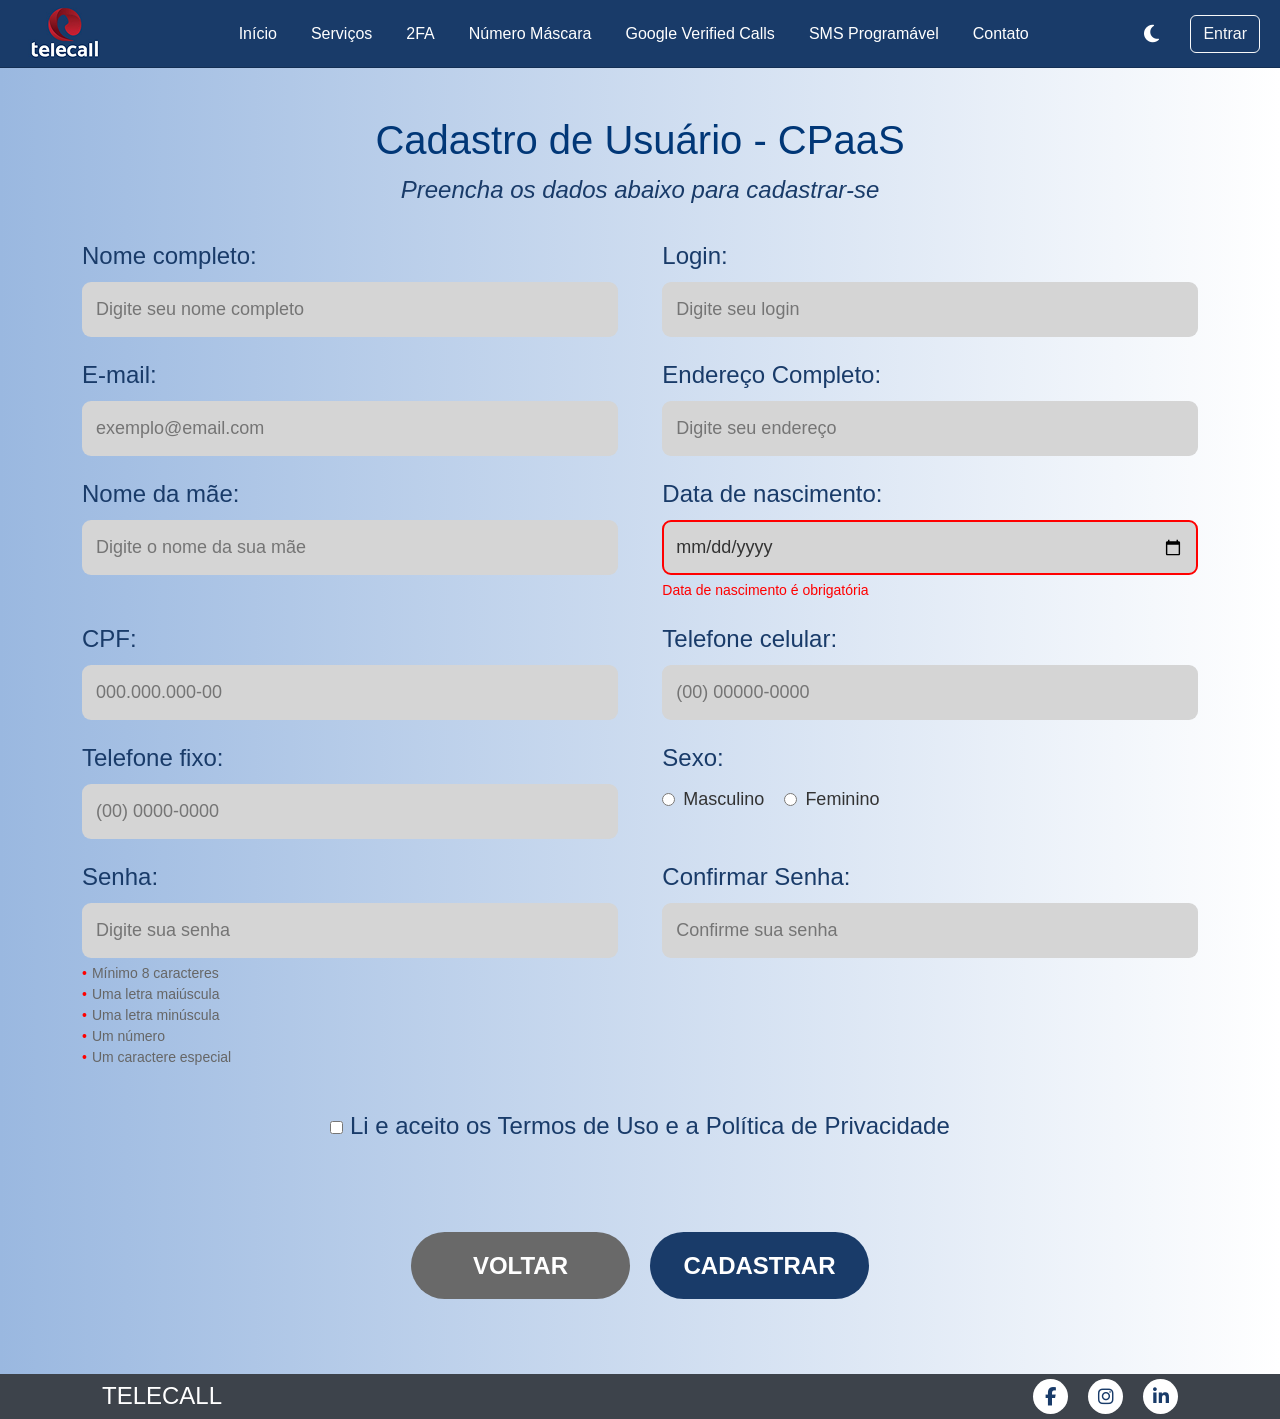
<file: projeto/index.html>
<!DOCTYPE html>
<html lang="pt-br" data-bs-theme="light">
<head>
  <meta charset="UTF-8">
  <meta name="viewport" content="width=device-width, initial-scale=1.0">
  <title>Cadastro de Usuário - Telecall</title>
  <link href="https://cdn.jsdelivr.net/npm/bootstrap@5.3.3/dist/css/bootstrap.min.css" rel="stylesheet">
  <link rel="stylesheet" href="cadastro.css">
  <link rel="stylesheet" href="https://cdnjs.cloudflare.com/ajax/libs/font-awesome/6.5.1/css/all.min.css">
</head>
<body>
  <div class="header" role="banner">
    <img src="telecall.png" alt="Logo Telecall" class="img-fluid" />
    <ul class="Menu mb-0 d-none d-md-flex">
      <li class="nav-item"><a class="nav-link" href="inicio.html">Início</a></li>
      <li class="nav-item"><a class="nav-link" href="servicos.html">Serviços</a></li>
      <li class="nav-item"><a class="nav-link" href="2fa.html">2FA</a></li>
      <li class="nav-item"><a class="nav-link" href="número de mascara.html">Número Máscara</a></li>
      <li class="nav-item"><a class="nav-link" href="google-verified-calls.html">Google Verified Calls</a></li>
      <li class="nav-item"><a class="nav-link" href="sms-programavel.html">SMS Programável</a></li>
      <li class="nav-item"><a class="nav-link" href="contato.html">Contato</a></li>
    </ul>
    <div class="d-flex align-items-center">
      <button class="theme-toggle" id="themeToggle" aria-label="Alternar modo escuro">
        <i class="fas fa-moon"></i>
      </button>
      <div id="auth-container" class="ms-2">
        <a href="login 2.html" class="btn btn-outline-light" id="login-link">Entrar</a>
        <div id="user-info" class="d-none align-items-center text-white">
            <span id="user-login" class="me-2"></span>
            <button id="logout-btn" class="btn btn-outline-light btn-sm">Sair</button>
        </div>
      </div>
    </div>
  </div>
  <main class="container-fluid mt-5">
    <div class="container">
      <h1>Cadastro de Usuário - CPaaS</h1>
      <p class="subtitle">Preencha os dados abaixo para cadastrar-se</p>

      <form id="cadastroForm" novalidate>
        <div class="form-group">
          <label for="nome">Nome completo:</label>
          <input type="text" id="nome" name="nome" required minlength="3" placeholder="Digite seu nome completo">
          <div class="error-message">Nome deve ter no mínimo 3 caracteres</div>
        </div>

        <div class="form-group">
          <label for="login">Login:</label>
          <input type="text" id="login" name="login" required minlength="6" placeholder="Digite seu login">
          <div class="error-message">Login deve ter no mínimo 6 caracteres</div>
        </div>

        <div class="form-group">
          <label for="email">E-mail:</label>
          <input type="email" id="email" name="email" required placeholder="exemplo@email.com">
          <div class="error-message">Digite um e-mail válido</div>
        </div>

        <div class="form-group">
          <label for="endereco">Endereço Completo:</label>
          <input type="text" id="endereco" name="endereco" required placeholder="Digite seu endereço">
          <div class="error-message">Endereço é obrigatório</div>
        </div>

        <div class="form-group">
          <label for="mae">Nome da mãe:</label>
          <input type="text" id="mae" name="mae" required placeholder="Digite o nome da sua mãe">
          <div class="error-message">Nome da mãe é obrigatório</div>
        </div>

        <div class="form-group">
          <label for="nascimento">Data de nascimento:</label>
          <input type="date" id="nascimento" name="nascimento" required>
          <div class="error-message">Data de nascimento é obrigatória</div>
        </div>

        <div class="form-group">
          <label for="cpf">CPF:</label>
          <input type="text" id="cpf" name="cpf" required placeholder="000.000.000-00">
          <div class="error-message">CPF inválido</div>
        </div>

        <div class="form-group">
          <label for="celular">Telefone celular:</label>
          <input type="tel" id="celular" name="celular" required placeholder="(00) 00000-0000">
          <div class="error-message">Celular inválido</div>
        </div>

        <div class="form-group">
          <label for="fixo">Telefone fixo:</label>
          <input type="tel" id="fixo" name="fixo" placeholder="(00) 0000-0000">
          <div class="error-message">Telefone fixo inválido</div>
        </div>

        <div class="form-group">
          <label>Sexo:</label>
          <div class="sexo" role="radiogroup" aria-label="Selecione o sexo">
            <label>
              <input type="radio" id="masculino" name="sexo" value="masculino" required>
              Masculino
            </label>
            <label>
              <input type="radio" id="feminino" name="sexo" value="feminino">
              Feminino
            </label>
          </div>
          <div class="error-message">Selecione o sexo</div>
        </div>

        <div class="form-group">
          <label for="senha">Senha:</label>
          <input type="password" id="senha" name="senha" required placeholder="Digite sua senha">
          <div class="password-requirements">
            <div class="requirement" data-requirement="length">Mínimo 8 caracteres</div>
            <div class="requirement" data-requirement="uppercase">Uma letra maiúscula</div>
            <div class="requirement" data-requirement="lowercase">Uma letra minúscula</div>
            <div class="requirement" data-requirement="number">Um número</div>
            <div class="requirement" data-requirement="special">Um caractere especial</div>
          </div>
        </div>

        <div class="form-group">
          <label for="confirmar_senha">Confirmar Senha:</label>
          <input type="password" id="confirmar_senha" name="confirmar_senha" required placeholder="Confirme sua senha">
          <div class="error-message">As senhas não coincidem</div>
        </div>

        <div class="privacy-terms">
          <label>
            <input type="checkbox" required name="terms">
            Li e aceito os <a href="#" target="_blank">Termos de Uso</a> e a <a href="#" target="_blank">Política de Privacidade</a>
          </label>
        </div>

        <div class="button-group">
          <button type="button" class="btn voltar" onclick="history.back()">
            VOLTAR
            <div class="loading"></div>
          </button>
          <button type="submit" class="btn cadastrar">
            CADASTRAR
            <div class="loading"></div>
          </button>
        </div>
      </form>
    </div>
  </main>

  <script src="https://code.jquery.com/jquery-3.7.0.min.js"></script>
  <script src="https://cdn.jsdelivr.net/npm/bootstrap@5.3.3/dist/js/bootstrap.bundle.min.js"></script>
  <script src="cadastro.js"></script>
  <script src="auth.js" defer></script>
  <footer class="footer mt-auto">
    <div class="container">
        <div class="footer-content">
            <div class="footer-logo">
                <h1 class="h4 text-white mb-0">TELECALL</h1>
            </div>
            <div class="social-icons">
                <a href="https://www.facebook.com/TelecallBr" target="_blank" class="social-icon">
                    <i class="fab fa-facebook-f"></i>
                </a>
                <a href="https://www.instagram.com/telecallbr" target="_blank" class="social-icon">
                    <i class="fab fa-instagram"></i>
                </a>
                <a href="https://www.linkedin.com/company/telecall" target="_blank" class="social-icon">
                    <i class="fab fa-linkedin-in"></i>
                </a>
            </div>
        </div>
    </div>
  </footer>
</body>
</html>
</file>
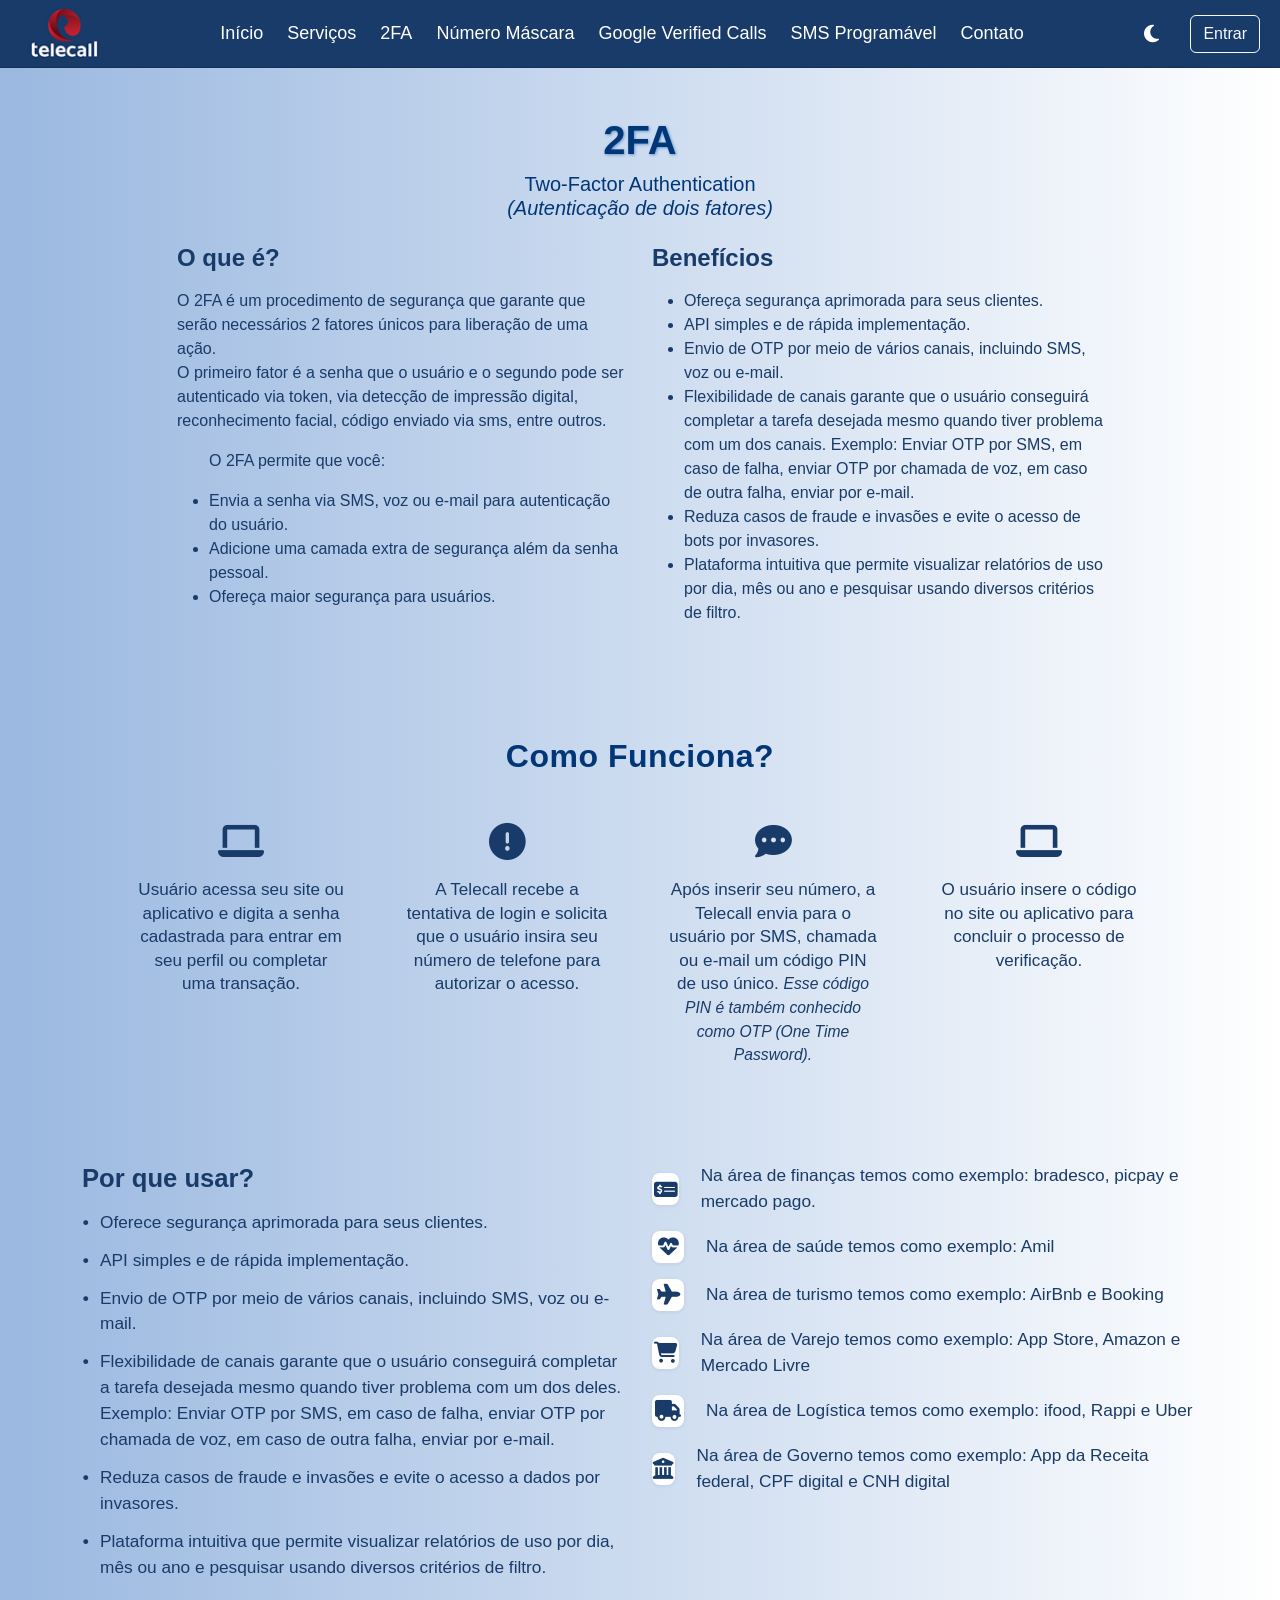
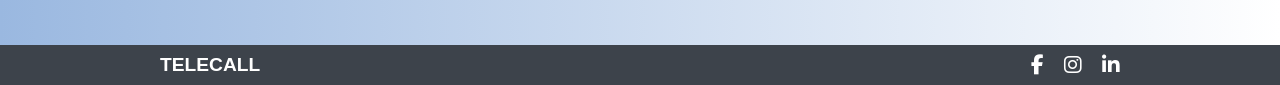
<file: 2fa.html>
<!DOCTYPE html>
<html lang="pt-br" data-bs-theme="light">
<head>
    <meta charset="UTF-8">
    <meta name="viewport" content="width=device-width, initial-scale=1.0">
    <title>2FA - Telecall</title>
    <link rel="stylesheet" href="https://cdn.jsdelivr.net/npm/bootstrap@5.3.3/dist/css/bootstrap.min.css">
    <link rel="stylesheet" href="https://cdnjs.cloudflare.com/ajax/libs/font-awesome/6.4.0/css/all.min.css">
    <link rel="stylesheet" href="2fa.css">
</head>
<body>
    <div class="header" role="banner">
        <img src="telecall.png" alt="Logo Telecall" class="img-fluid" />
        <ul class="Menu mb-0 d-none d-md-flex">
            <li class="nav-item"><a class="nav-link" href="inicio.html">Início</a></li>
            <li class="nav-item"><a class="nav-link" href="servicos.html">Serviços</a></li>
            <li class="nav-item"><a class="nav-link" href="2fa.html">2FA</a></li>
            <li class="nav-item"><a class="nav-link" href="número de mascara.html">Número Máscara</a></li>
            <li class="nav-item"><a class="nav-link" href="google-verified-calls.html">Google Verified Calls</a></li>
            <li class="nav-item"><a class="nav-link" href="sms-programavel.html">SMS Programável</a></li>
            <li class="nav-item"><a class="nav-link" href="contato.html">Contato</a></li>
        </ul>
        <div class="d-flex align-items-center">
            <button class="theme-toggle" id="themeToggle" aria-label="Alternar modo escuro">
                <i class="fas fa-moon"></i>
            </button>
            <div id="auth-container" class="ms-2">
                <a href="login 2.html" class="btn btn-outline-light" id="login-link">Entrar</a>
                <div id="user-info" class="d-none align-items-center text-white">
                    <span id="user-login" class="me-2"></span>
                    <button id="logout-btn" class="btn btn-outline-light btn-sm">Sair</button>
                </div>
            </div>
        </div>
    </div>
    <main class="container my-5">
        <div class="row justify-content-center">
            <div class="col-lg-10">
                <div class="text-center mb-4">
                    <h1 class="main-title">2FA</h1>
                    <h5>Two-Factor Authentication<br><span class="fst-italic">(Autenticação de dois fatores)</span></h5>
                </div>
                <div class="row g-4 align-items-start">
                    <div class="col-md-6">
                        <h4 class="fw-bold mb-3">O que é?</h4>
                        <p>O 2FA é um procedimento de segurança que garante que serão necessários 2 fatores únicos para liberação de uma ação.<br>O primeiro fator é a senha que o usuário e o segundo pode ser autenticado via token, via detecção de impressão digital, reconhecimento facial, código enviado via sms, entre outros.</p>
                        <ul>
                            <p>O 2FA permite que você:</p>
                            <li> Envia a senha via SMS, voz ou e-mail para autenticação do usuário.</li>
                            <li> Adicione uma camada extra de segurança além da senha pessoal.</li>
                            <li> Ofereça maior segurança para usuários.</li>
                        </ul>
                    </div>
                    <div class="col-md-6">
                        <h4 class="fw-bold mb-3">Benefícios</h4>
                        <ul>
                            <li> Ofereça segurança aprimorada para seus clientes.</li>
                            <li> API simples e de rápida implementação.</li>
                            <li> Envio de OTP por meio de vários canais, incluindo SMS, voz ou e-mail.</li>
                            <li> Flexibilidade de canais garante que o usuário conseguirá completar a tarefa desejada mesmo quando tiver problema com um dos canais. Exemplo: Enviar OTP por SMS, em caso de falha, enviar OTP por chamada de voz, em caso de outra falha, enviar por e-mail.</li>
                            <li> Reduza casos de fraude e invasões e evite o acesso de bots por invasores.</li>
                            <li> Plataforma intuitiva que permite visualizar relatórios de uso por dia, mês ou ano e pesquisar usando diversos critérios de filtro.</li>
                        </ul>
                    </div>
                </div>
            </div>
        </div>
        
    </main>
    <section class="funcionamento-2fa py-5">
        <div class="container">
            <div class="text-center mb-4">
                <h5 class="mb-5">Como Funciona?</h5> <br>
            </div>
            <div class="row justify-content-center align-items-start gy-5 gx-0">
                <div class="col-12 col-md-3 func-bloco">
                    <div class="func-icone">
                        <i class="fas fa-laptop"></i>
                    </div>
                    <p>Usuário acessa seu site ou aplicativo e digita a senha cadastrada para entrar em seu perfil ou completar uma transação.</p>
                </div>
                <div class="col-12 col-md-3 func-bloco">
                    <div class="func-icone">
                        <i class="fas fa-exclamation-circle"></i>
                    </div>
                    <p>A Telecall recebe a tentativa de login e solicita que o usuário insira seu número de telefone para autorizar o acesso.</p>
                </div>
                <div class="col-12 col-md-3 func-bloco">
                    <div class="func-icone">
                        <i class="fas fa-comment-dots"></i>
                    </div>
                    <p>Após inserir seu número, a Telecall envia para o usuário por SMS, chamada ou e-mail um código PIN de uso único. <span class="fst-italic">Esse código PIN é também conhecido como OTP (One Time Password).</span></p>
                </div>
                <div class="col-12 col-md-3 func-bloco">
                    <div class="func-icone">
                        <i class="fas fa-laptop"></i>
                    </div>
                    <p>O usuário insere o código no site ou aplicativo para concluir o processo de verificação.</p>
                </div>
            </div>
        </div>
    </section> 
    <section class="porque-usar-2fa py-5">
        <div class="container">
            <div class="row align-items-start justify-content-center">
                <div class="col-12 col-md-6 mb-4 mb-md-0">
                    <h4 class="titulo-porque-usar mb-3">Por que usar?</h4>
                    <ul class="beneficios-2fa">
                        <li>Oferece segurança aprimorada para seus clientes.</li>
                        <li>API simples e de rápida implementação.</li>
                        <li>Envio de OTP por meio de vários canais, incluindo SMS, voz ou e-mail.</li>
                        <li>Flexibilidade de canais garante que o usuário conseguirá completar a tarefa desejada mesmo quando tiver problema com um dos deles. Exemplo: Enviar OTP por SMS, em caso de falha, enviar OTP por chamada de voz, em caso de outra falha, enviar por e-mail.</li>
                        <li>Reduza casos de fraude e invasões e evite o acesso a dados por invasores.</li>
                        <li>Plataforma intuitiva que permite visualizar relatórios de uso por dia, mês ou ano e pesquisar usando diversos critérios de filtro.</li>
                    </ul>
                </div>
                <div class="col-12 col-md-6">
                    <ul class="areas-uso-2fa">
                        <li><span class="icone-area"><i class="fas fa-money-check-alt"></i></span> Na área de finanças temos como exemplo: bradesco, picpay e mercado pago.</li>
                        <li><span class="icone-area"><i class="fas fa-heartbeat"></i></span> Na área de saúde temos como exemplo: Amil</li>
                        <li><span class="icone-area"><i class="fas fa-plane"></i></span> Na área de turismo temos como exemplo: AirBnb e Booking</li>
                        <li><span class="icone-area"><i class="fas fa-shopping-cart"></i></span> Na área de Varejo temos como exemplo: App Store, Amazon e Mercado Livre</li>
                        <li><span class="icone-area"><i class="fas fa-truck"></i></span> Na área de Logística temos como exemplo: ifood, Rappi e Uber</li>
                        <li><span class="icone-area"><i class="fas fa-university"></i></span> Na área de Governo temos como exemplo: App da Receita federal, CPF digital e CNH digital</li>
                    </ul>
                </div>
            </div>
        </div>
    </section> 
    <footer class="footer mt-auto">
        <div class="container">
            <div class="footer-content">
                <div class="footer-logo">
                    <h1 class="h4 text-white mb-0">TELECALL</h1>
                </div>
                <div class="social-icons">
                    <a href="https://www.facebook.com/TelecallBr" target="_blank" class="social-icon">
                        <i class="fab fa-facebook-f"></i>
                    </a>
                    <a href="https://www.instagram.com/telecallbr" target="_blank" class="social-icon">
                        <i class="fab fa-instagram"></i>
                    </a>
                    <a href="https://www.linkedin.com/company/telecall" target="_blank" class="social-icon">
                        <i class="fab fa-linkedin-in"></i>
                    </a>
                </div>
            </div>
        </div>
    </footer>
    <script src="https://code.jquery.com/jquery-3.7.0.min.js"></script>
    <script src="https://cdn.jsdelivr.net/npm/bootstrap@5.3.3/dist/js/bootstrap.bundle.min.js"></script>
    <script src="2fa.js"></script>
    <script src="auth.js" defer></script>
</body>
</html>
</file>
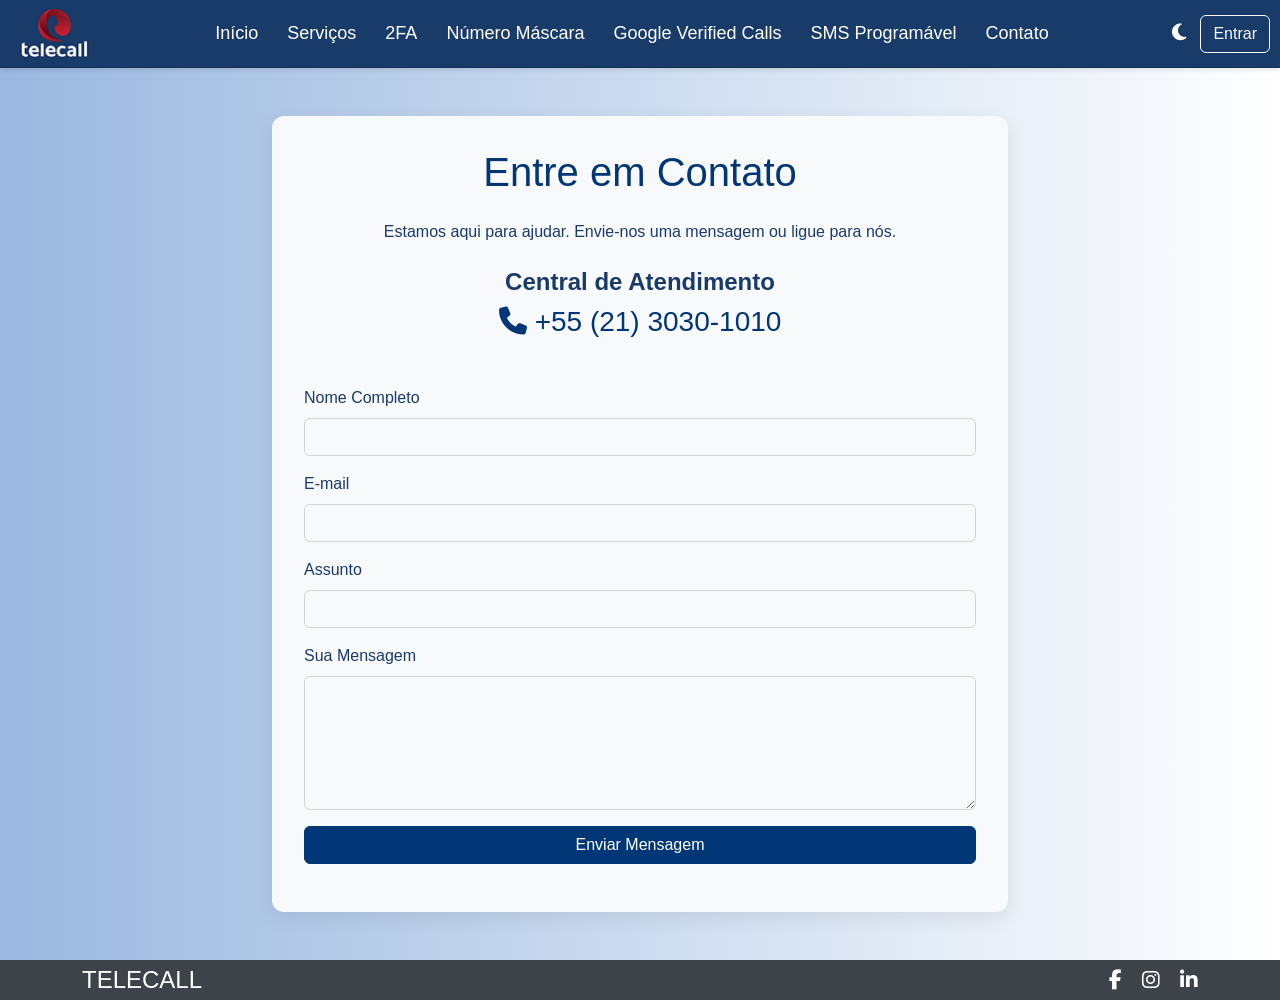
<file: contato.html>
<!DOCTYPE html>
<html lang="pt-br" data-bs-theme="light">
<head>
    <meta charset="UTF-8">
    <meta name="viewport" content="width=device-width, initial-scale=1.0">
    <title>Contato - Telecall</title>
    <link rel="stylesheet" href="https://cdn.jsdelivr.net/npm/bootstrap@5.3.3/dist/css/bootstrap.min.css">
    <link rel="stylesheet" href="https://cdnjs.cloudflare.com/ajax/libs/font-awesome/6.4.0/css/all.min.css">
    <link rel="stylesheet" href="contato.css">
</head>
<body>
    <div class="header" role="banner">
        <img src="telecall.png" alt="Logo Telecall" class="img-fluid" />
        <ul class="Menu mb-0 d-none d-md-flex">
            <li class="nav-item"><a class="nav-link" href="inicio.html">Início</a></li>
            <li class="nav-item"><a class="nav-link" href="servicos.html">Serviços</a></li>
            <li class="nav-item"><a class="nav-link" href="2fa.html">2FA</a></li>
            <li class="nav-item"><a class="nav-link" href="número de mascara.html">Número Máscara</a></li>
            <li class="nav-item"><a class="nav-link" href="google-verified-calls.html">Google Verified Calls</a></li>
            <li class="nav-item"><a class="nav-link" href="sms-programavel.html">SMS Programável</a></li>
            <li class="nav-item"><a class="nav-link" href="contato.html">Contato</a></li>
        </ul>
        <div class="d-flex align-items-center">
            <button class="theme-toggle" id="themeToggle" aria-label="Alternar modo escuro">
                <i class="fas fa-moon"></i>
            </button>
            <div id="auth-container" class="ms-2">
                <a href="login 2.html" class="btn btn-outline-light" id="login-link">Entrar</a>
                <div id="user-info" class="d-none align-items-center text-white">
                    <span id="user-login" class="me-2"></span>
                    <button id="logout-btn" class="btn btn-outline-light btn-sm">Sair</button>
                </div>
            </div>
        </div>
    </div>
    <main class="container my-5">
        <div class="row justify-content-center">
            <div class="col-lg-8">
                <div class="contact-card">
                    <h1 class="main-title text-center mb-4">Entre em Contato</h1>
                    <p class="text-center mb-4">Estamos aqui para ajudar. Envie-nos uma mensagem ou ligue para nós.</p>

                    <div class="contact-info text-center mb-5">
                        <h4 class="fw-bold">Central de Atendimento</h4>
                        <p class="h3 text-primary"><i class="fas fa-phone me-2"></i>+55 (21) 3030-1010</p>
                    </div>

                    <form id="contactForm">
                        <div class="mb-3">
                            <label for="nome" class="form-label">Nome Completo</label>
                            <input type="text" class="form-control" id="nome" required>
                        </div>
                        <div class="mb-3">
                            <label for="email" class="form-label">E-mail</label>
                            <input type="email" class="form-control" id="email" required>
                        </div>
                        <div class="mb-3">
                            <label for="assunto" class="form-label">Assunto</label>
                            <input type="text" class="form-control" id="assunto" required>
                        </div>
                        <div class="mb-3">
                            <label for="mensagem" class="form-label">Sua Mensagem</label>
                            <textarea class="form-control" id="mensagem" rows="5" required></textarea>
                        </div>
                        <button type="submit" class="btn btn-primary w-100">Enviar Mensagem</button>
                    </form>
                    <div id="form-feedback" class="mt-3"></div>
                </div>
            </div>
        </div>
    </main>

    <footer class="footer mt-auto">
        <div class="container">
            <div class="footer-content">
                <div class="footer-logo">
                    <h1 class="h4 text-white mb-0">TELECALL</h1>
                </div>
                <div class="social-icons">
                     <a href="https://www.facebook.com/TelecallBr" target="_blank" class="social-icon"><i class="fab fa-facebook-f"></i></a>
                    <a href="https://www.instagram.com/telecallbr" target="_blank" class="social-icon"><i class="fab fa-instagram"></i></a>
                    <a href="https://www.linkedin.com/company/telecall" target="_blank" class="social-icon"><i class="fab fa-linkedin-in"></i></a>
                </div>
            </div>
        </div>
    </footer>

    <script src="https://code.jquery.com/jquery-3.7.0.min.js"></script>
    <script src="https://cdn.jsdelivr.net/npm/bootstrap@5.3.3/dist/js/bootstrap.bundle.min.js"></script>
    <script src="contato.js"></script>
    <script src="auth.js" defer></script>
</body>
</html>
</file>
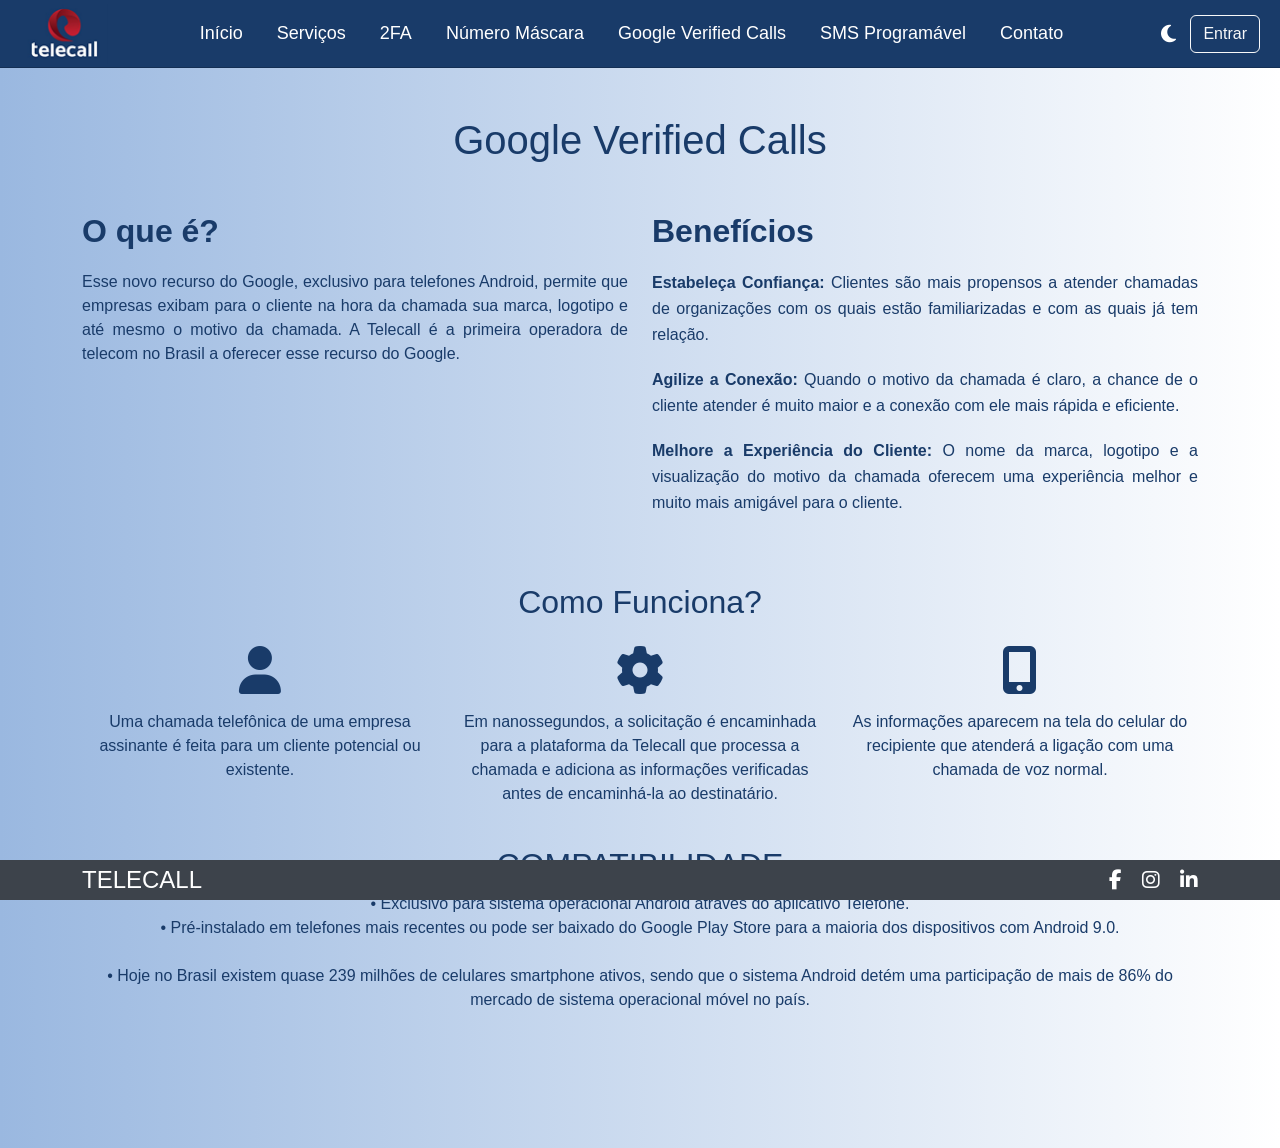
<file: google-verified-calls.html>
<!DOCTYPE html>
<html lang="pt-br" data-bs-theme="light">
<head>
    <meta charset="UTF-8">
    <meta name="viewport" content="width=device-width, initial-scale=1.0">
    <title>Google Verified Calls - Telecall</title>
    <link href="https://cdn.jsdelivr.net/npm/bootstrap@5.3.3/dist/css/bootstrap.min.css" rel="stylesheet">
    <link rel="stylesheet" href="google-verified-calls.css">
    <link rel="stylesheet" href="https://cdnjs.cloudflare.com/ajax/libs/font-awesome/6.4.0/css/all.min.css">
</head>
<body>
    <div class="header" role="banner">
        <img src="telecall.png" alt="Logo Telecall" class="img-fluid" />
        <ul class="Menu mb-0 d-none d-md-flex">
            <li class="nav-item"><a class="nav-link" href="inicio.html">Início</a></li>
            <li class="nav-item"><a class="nav-link" href="servicos.html">Serviços</a></li>
            <li class="nav-item"><a class="nav-link" href="2fa.html">2FA</a></li>
            <li class="nav-item"><a class="nav-link" href="número de mascara.html">Número Máscara</a></li>
            <li class="nav-item"><a class="nav-link" href="google-verified-calls.html">Google Verified Calls</a></li>
            <li class="nav-item"><a class="nav-link" href="sms-programavel.html">SMS Programável</a></li>
            <li class="nav-item"><a class="nav-link" href="contato.html">Contato</a></li>
        </ul>
        <div class="d-flex align-items-center">
            <button class="theme-toggle" id="themeToggle" aria-label="Alternar modo escuro">
                <i class="fas fa-moon"></i>
            </button>
            <div id="auth-container" class="ms-2">
                <a href="login 2.html" class="btn btn-outline-light" id="login-link">Entrar</a>
                <div id="user-info" class="d-none align-items-center text-white">
                    <span id="user-login" class="me-2"></span>
                    <button id="logout-btn" class="btn btn-outline-light btn-sm">Sair</button>
                </div>
            </div>
        </div>
    </div>

    <main class="container mt-5">
        <h1 class="text-center mb-4">Google Verified Calls</h1>

        <div class="row mt-5">
            <div class="col-md-6 content-section">
                <h2>O que é?</h2>
                <p>
                    Esse novo recurso do Google, exclusivo para telefones Android, permite que empresas exibam para o cliente na hora da chamada sua marca, logotipo e até mesmo o motivo da chamada. A Telecall é a primeira operadora de telecom no Brasil a oferecer esse recurso do Google.
                </p>
            </div>
            <div class="col-md-6 content-section">
                <h2>Benefícios</h2>
                <ul class="benefits-list">
                    <li>
                        <strong>Estabeleça Confiança:</strong> Clientes são mais propensos a atender chamadas de organizações com os quais estão familiarizadas e com as quais já tem relação.
                    </li>
                    <li>
                        <strong>Agilize a Conexão:</strong> Quando o motivo da chamada é claro, a chance de o cliente atender é muito maior e a conexão com ele mais rápida e eficiente.
                    </li>
                    <li>
                        <strong>Melhore a Experiência do Cliente:</strong> O nome da marca, logotipo e a visualização do motivo da chamada oferecem uma experiência melhor e muito mais amigável para o cliente.
                    </li>
                </ul>
            </div>
        </div>

        <div class="text-center mt-5">
            <h2>Como Funciona?</h2>
        </div>
        <div class="row mt-4 text-center">
            <div class="col-md-4">
                <i class="fas fa-user fa-3x mb-3"></i>
                <p>Uma chamada telefônica de uma empresa assinante é feita para um cliente potencial ou existente.</p>
            </div>
            <div class="col-md-4">
                <i class="fas fa-cog fa-3x mb-3"></i>
                <p>Em nanossegundos, a solicitação é encaminhada para a plataforma da Telecall que processa a chamada e adiciona as informações verificadas antes de encaminhá-la ao destinatário.</p>
            </div>
            <div class="col-md-4">
                <i class="fas fa-mobile-alt fa-3x mb-3"></i>
                <p>As informações aparecem na tela do celular do recipiente que atenderá a ligação com uma chamada de voz normal.</p>
            </div>
        </div>
        <div class="text-center mt-4">
            <h2>COMPATIBILIDADE</h2>
            <p>• Exclusivo para sistema operacional Android através do aplicativo Telefone.
                <br> • Pré-instalado em telefones mais recentes ou pode ser baixado do Google Play Store para a maioria dos dispositivos com Android 9.0. <br>
                <br> • Hoje no Brasil existem quase 239 milhões de celulares smartphone ativos, sendo que o sistema Android detém uma participação de mais de 86% do mercado de sistema operacional móvel no país.</p>
        </div>
    </main>
    <footer class="footer mt-auto">
        <div class="container">
            <div class="footer-content">
                <div class="footer-logo">
                    <h1 class="h4 text-white mb-0">TELECALL</h1>
                </div>
                <div class="social-icons">
                    <a href="https://www.facebook.com/TelecallBr" target="_blank" class="social-icon">
                        <i class="fab fa-facebook-f"></i>
                    </a>
                    <a href="https://www.instagram.com/telecallbr" target="_blank" class="social-icon">
                        <i class="fab fa-instagram"></i>
                    </a>
                    <a href="https://www.linkedin.com/company/telecall" target="_blank" class="social-icon">
                        <i class="fab fa-linkedin-in"></i>
                    </a>
                </div>
            </div>
        </div>
    </footer>

    <script src="https://code.jquery.com/jquery-3.7.0.min.js"></script>
    <script src="https://cdn.jsdelivr.net/npm/bootstrap@5.3.3/dist/js/bootstrap.bundle.min.js"></script>
    <script src="google-verified-calls.js"></script>
    <script src="auth.js" defer></script>
</body>
</html>
</file>
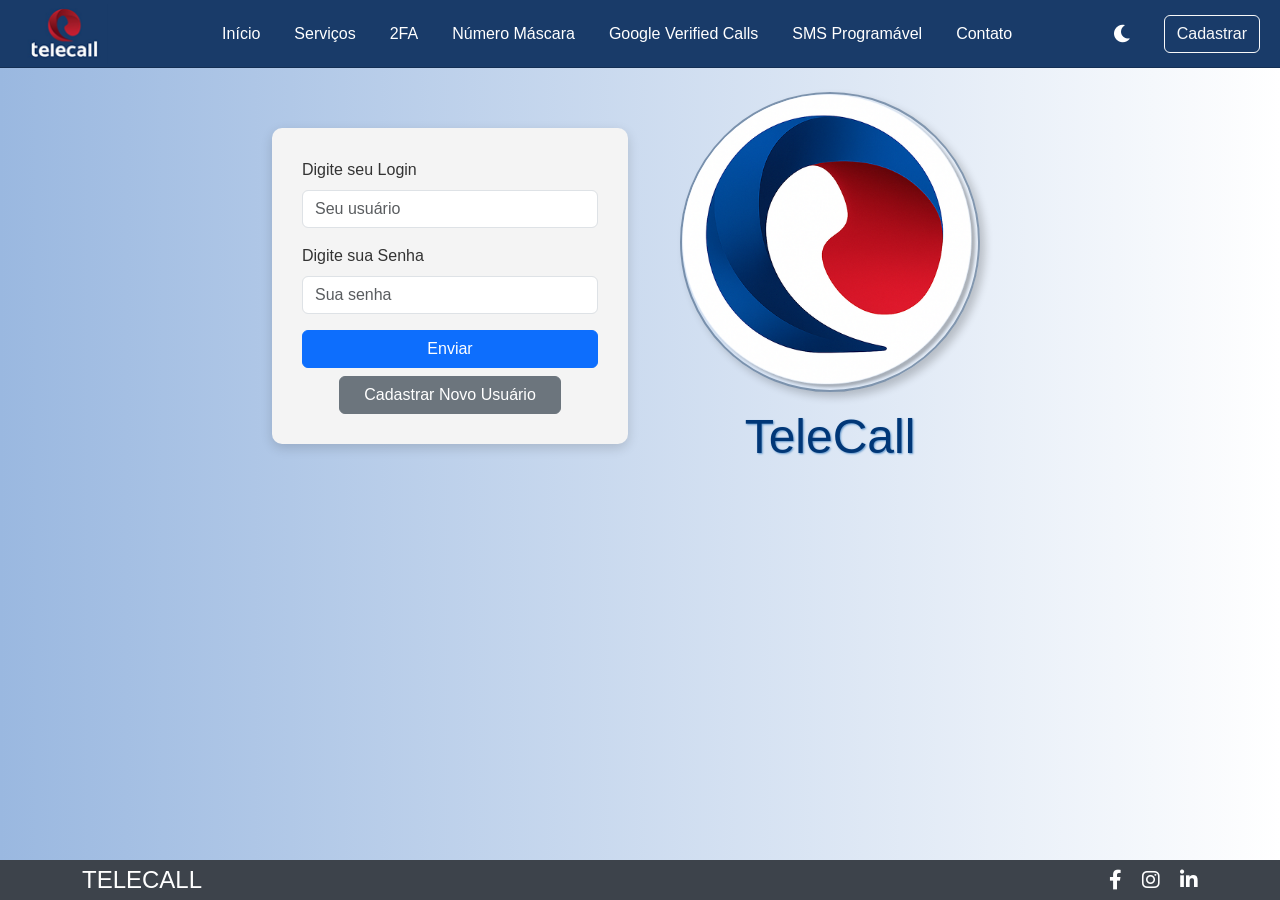
<file: login 2.html>
<!DOCTYPE html>
<html lang="pt-br" data-bs-theme="light">
<head>
  <meta charset="UTF-8" />
  <meta name="viewport" content="width=device-width, initial-scale=1.0" />
  <meta http-equiv="X-UA-Compatible" content="IE=edge"> 

  <title>Telecall - Login e Cadastro</title>
  <!-- Bootstrap CSS -->
  <link href="https://cdn.jsdelivr.net/npm/bootstrap@5.3.3/dist/css/bootstrap.min.css" rel="stylesheet">
  <!-- Font Awesome -->
  <link rel="stylesheet" href="https://cdnjs.cloudflare.com/ajax/libs/font-awesome/6.0.0/css/all.min.css">
  <link rel="stylesheet" href="login.css">
</head>
<body>

  <div class="header" role="banner">
    <img src="telecall.png" alt="Logo Telecall" class="img-fluid" />
    <ul class="Menu mb-0 d-none d-md-flex">
      <li class="nav-item"><a class="nav-link" href="inicio.html">Início</a></li>
      <li class="nav-item"><a class="nav-link" href="servicos.html">Serviços</a></li>
      <li class="nav-item"><a class="nav-link" href="2fa.html">2FA</a></li>
      <li class="nav-item"><a class="nav-link" href="número de mascara.html">Número Máscara</a></li>
      <li class="nav-item"><a class="nav-link" href="google-verified-calls.html">Google Verified Calls</a></li>
      <li class="nav-item"><a class="nav-link" href="sms-programavel.html">SMS Programável</a></li>
      <li class="nav-item"><a class="nav-link" href="contato.html">Contato</a></li>
    </ul>
    
    <div class="d-flex align-items-center">
      <button class="theme-toggle" id="themeToggle" aria-label="Alternar modo escuro">
        <i class="fas fa-moon"></i>
      </button>
      <div id="auth-container" class="ms-2">
        <a href="cadastro.html" class="btn btn-outline-light" id="register-link">Cadastrar</a>
        <div id="user-info" class="d-none align-items-center text-white">
            <span id="user-login" class="me-2"></span>
            <button id="logout-btn" class="btn btn-outline-light btn-sm">Sair</button>
        </div>
      </div>
    </div>
  </div>
  
  
</nav>
  <main class="container py-4" role="main">
    <div class="row justify-content-center align-items-center">
      <section class="col-md-6 col-lg-4">
        <div class="login-box">
          <form id="loginForm" class="needs-validation" novalidate>
            <div class="mb-3">
              <label for="login" class="form-label">Digite seu Login</label>
              <input 
                type="text" 
                class="form-control"
                id="login" 
                name="login" 
                aria-required="true" 
                aria-describedby="loginError" 
                autocomplete="username" 
                placeholder="Seu usuário"
                required
              />
              <div class="invalid-feedback" id="loginError"></div>
            </div>

            <div class="mb-3">
              <label for="senha" class="form-label">Digite sua Senha</label>
              <input 
                type="password" 
                class="form-control"
                id="senha" 
                name="senha" 
                aria-required="true" 
                aria-describedby="senhaError" 
                autocomplete="current-password" 
                placeholder="Sua senha"
                minlength="6"
                required
              />
              <div class="invalid-feedback" id="senhaError"></div>
            </div>

            <button class="btn btn-primary w-100 mb-2" type="submit">Enviar</button>
            <button class="btn btn-secondary w-75 mx-auto d-block" type="button" id="btnCadastro" onclick="window.location.href='cadastro.html'">
              Cadastrar Novo Usuário
            </button>
            <div class="alert alert-success mt-3" id="successMessage" role="alert" style="display:none;"></div>
            <div class="alert alert-danger mt-3" id="errorMessage" role="alert" style="display:none;"></div>
          </form>
        </div>
      </section>

      <aside class="col-md-6 col-lg-4 text-center" role="complementary">
        <div class="hero-image mb-3">
          <img src="image 2.png" alt="Telecall Hero Image" class="img-fluid">
        </div>
        <h1 class="marca">TeleCall</h1>
      </aside>
    </div>
  </main>

  <footer class="footer mt-auto">
    <div class="container">
        <div class="footer-content">
            <div class="footer-logo">
                <h1 class="h4 text-white mb-0">TELECALL</h1>
            </div>
            <div class="social-icons">
                <a href="https://www.facebook.com/TelecallBr" target="_blank" class="social-icon">
                    <i class="fab fa-facebook-f"></i>
                </a>
                <a href="https://www.instagram.com/telecallbr" target="_blank" class="social-icon">
                    <i class="fab fa-instagram"></i>
                </a>
                <a href="https://www.linkedin.com/company/telecall" target="_blank" class="social-icon">
                    <i class="fab fa-linkedin-in"></i>
                </a>
            </div>
        </div>
    </div>
  </footer>

  <!-- jQuery -->
  <script src="https://code.jquery.com/jquery-3.7.0.min.js"></script>
  <!-- Bootstrap JS -->
  <script src="https://cdn.jsdelivr.net/npm/bootstrap@5.3.3/dist/js/bootstrap.bundle.min.js"></script>
  <script src="login.js"></script>
  <script src="auth.js" defer></script>
</body>
</html>
</file>
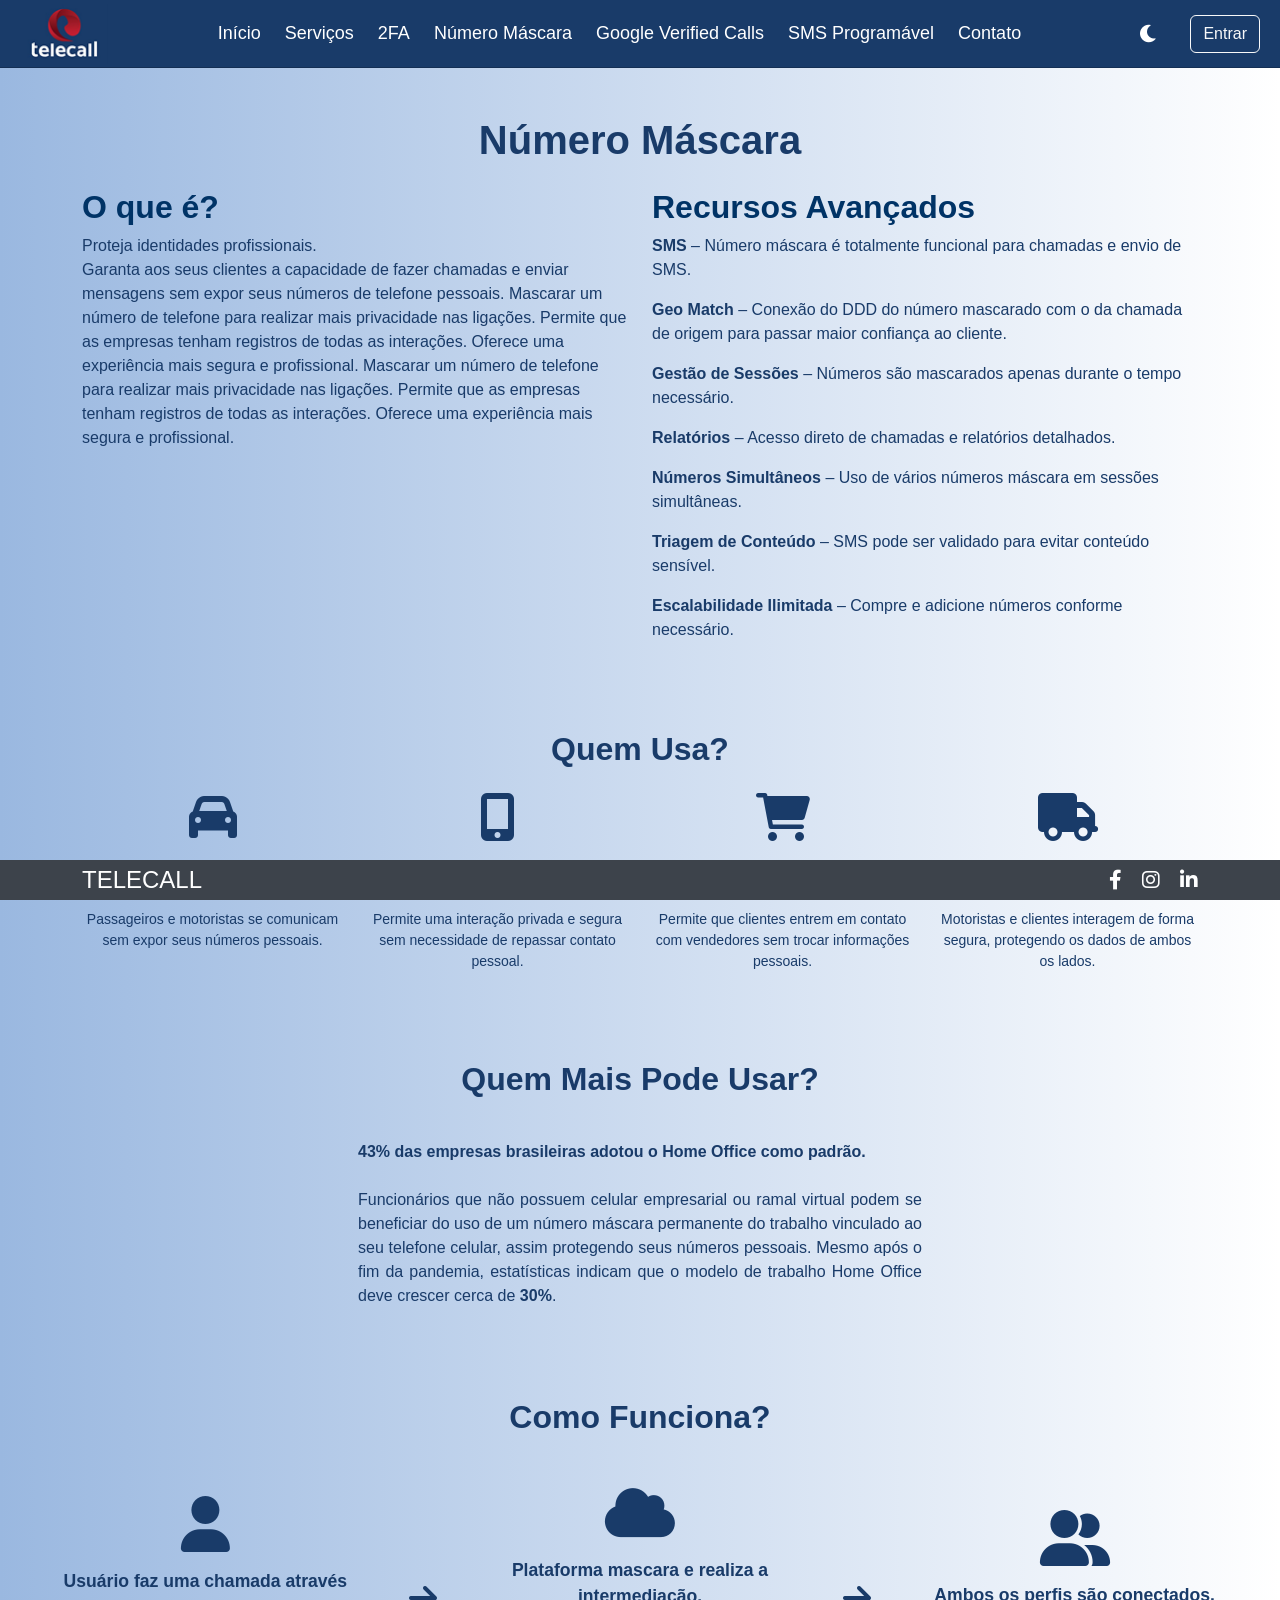
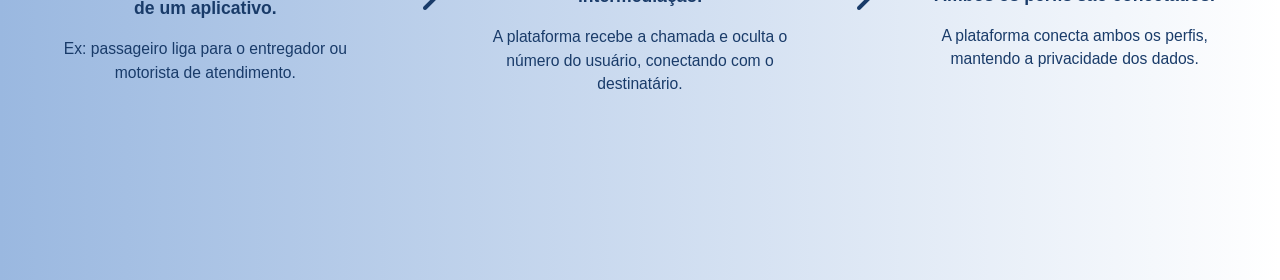
<file: número de mascara.html>
<!DOCTYPE html>
<html lang="pt-br" data-bs-theme="light">
<head>
    <meta charset="UTF-8">
    <title>Número Máscara - Telecall</title>
    <meta name="viewport" content="width=device-width, initial-scale=1">
    <!-- Bootstrap CSS -->
    <link href="https://cdn.jsdelivr.net/npm/bootstrap@5.3.3/dist/css/bootstrap.min.css" rel="stylesheet">
    <!-- Font Awesome -->
    <link rel="stylesheet" href="https://cdnjs.cloudflare.com/ajax/libs/font-awesome/6.0.0/css/all.min.css">
    <link rel="stylesheet" href="numero mascara.css">
    
</head>
<body>
    <div class="header" role="banner">
        <img src="telecall.png" alt="Logo Telecall" class="img-fluid" />
        <ul class="Menu mb-0 d-none d-md-flex">
            <li class="nav-item"><a class="nav-link" href="inicio.html">Início</a></li>
            <li class="nav-item"><a class="nav-link" href="servicos.html">Serviços</a></li>
            <li class="nav-item"><a class="nav-link" href="2fa.html">2FA</a></li>
            <li class="nav-item"><a class="nav-link" href="número de mascara.html">Número Máscara</a></li>
            <li class="nav-item"><a class="nav-link" href="google-verified-calls.html">Google Verified Calls</a></li>
            <li class="nav-item"><a class="nav-link" href="sms-programavel.html">SMS Programável</a></li>
            <li class="nav-item"><a class="nav-link" href="contato.html">Contato</a></li>
        </ul>
        <div class="d-flex align-items-center">
            <button class="theme-toggle" id="themeToggle" aria-label="Alternar modo escuro">
                <i class="fas fa-moon"></i>
            </button>
            <div id="auth-container" class="ms-2">
                <a href="login 2.html" class="btn btn-outline-light" id="login-link">Entrar</a>
                <div id="user-info" class="d-none align-items-center text-white">
                    <span id="user-login" class="me-2"></span>
                    <button id="logout-btn" class="btn btn-outline-light btn-sm">Sair</button>
                </div>
            </div>
        </div>
    </div>

    <main class="container my-5" role="main">
        <h1 class="text-center mb-4">Número Máscara</h1>
        <div class="row justify-content-center">
            <!-- O que é -->
            <div class="col-md-6">
                <div class="texto">
                    <h2 class="section-title">O que é?</h2>
                    <p>
                        Proteja identidades profissionais.<br>
                        Garanta aos seus clientes a capacidade de fazer chamadas e enviar mensagens sem expor seus números de telefone pessoais.
                        Mascarar um número de telefone para realizar mais privacidade nas ligações.
                        Permite que as empresas tenham registros de todas as interações.
                        Oferece uma experiência mais segura e profissional.
                    
                    
                        Mascarar um número de telefone para realizar mais privacidade nas ligações.
                        Permite que as empresas tenham registros de todas as interações.
                        Oferece uma experiência mais segura e profissional.
                    </p>
                </div>
            </div>
            <!-- Recursos Avançados -->
            <div class="col-md-6">
                <div class="texto">
                    <h2 class="section-title">Recursos Avançados </h2>
                    
                        <p><b>SMS</b> – Número máscara é totalmente funcional para chamadas e envio de SMS.</p>
                        <p><b>Geo Match</b> – Conexão do DDD do número mascarado com o da chamada de origem para passar maior confiança ao cliente. </p>
                        <p><b>Gestão de Sessões</b> – Números são mascarados apenas durante o tempo necessário. </p>
                        <p><b>Relatórios</b> – Acesso direto de chamadas e relatórios detalhados. </p>
                        <p><b>Números Simultâneos</b> – Uso de vários números máscara em sessões simultâneas. </p>
                        <p><b>Triagem de Conteúdo</b> – SMS pode ser validado para evitar conteúdo sensível. </p>
                        <p><b>Escalabilidade Ilimitada</b> – Compre e adicione números conforme necessário. </p>
                    
                </div>
            </div>
        </div>
    </main>

    <!-- Seção Quem Usa -->
    <section class="quem-usa-section py-4">
        <h2 class="text-center mb-4">Quem Usa?</h2>
        <div class="container">
            <div class="row text-center justify-content-center">
                <div class="col-6 col-md-3 mb-4">
                    <i class="fas fa-car fa-3x mb-3"></i>
                    <h5>Apps de transporte</h5>
                    <p class="small">Passageiros e motoristas se comunicam sem expor seus números pessoais.</p>
                </div>
                <div class="col-6 col-md-3 mb-4">
                    <i class="fas fa-mobile-alt fa-3x mb-3"></i>
                    <h5>Apps de Relacionamento</h5>
                    <p class="small">Permite uma interação privada e segura sem necessidade de repassar contato pessoal.</p>
                </div>
                <div class="col-6 col-md-3 mb-4">
                    <i class="fas fa-shopping-cart fa-3x mb-3"></i>
                    <h5>E-Commerce</h5>
                    <p class="small">Permite que clientes entrem em contato com vendedores sem trocar informações pessoais.</p>
                </div>
                <div class="col-6 col-md-3 mb-4">
                    <i class="fas fa-truck fa-3x mb-3"></i>
                    <h5>Entregas & Logística</h5>
                    <p class="small">Motoristas e clientes interagem de forma segura, protegendo os dados de ambos os lados.</p>
                </div>
            </div>
        </div>
    </section>
<section class="quem-pode-usar py-4">
    <h2 class="text-center mb-4">Quem Mais Pode Usar?</h2>
    <div class="container d-flex justify-content-center">
        <div class="info-box">
            <span class="highlight">43% das empresas brasileiras adotou o Home Office como padrão.</span><br><br>
            Funcionários que não possuem celular empresarial ou ramal virtual podem se beneficiar do uso de um número máscara permanente do trabalho vinculado ao seu telefone celular, assim protegendo seus números pessoais. Mesmo após o fim da pandemia, estatísticas indicam que o modelo de trabalho Home Office deve crescer cerca de <span class="highlight">30%</span>.
        </div>
    </div>
</section>
<!-- Seção Como Funciona -->
<section class="como-funciona-section py-5">
    <div class="como-funciona-container">
        <h2 class="text-center mb-5">Como Funciona?</h2>
        <div class="row justify-content-center align-items-center text-center">
            <div class="col-12 col-md-3 mb-4 mb-md-0">
                <i class="fas fa-user fa-4x mb-3"></i>
                <p class="fw-bold">Usuário faz uma chamada através de um aplicativo.</p>
                <p class="small">Ex: passageiro liga para o entregador ou motorista de atendimento.</p>
            </div>
            <div class="col-12 col-md-1 d-flex justify-content-center align-items-center">
                <i class="fas fa-arrow-right fa-2x"></i>
            </div>
            <div class="col-12 col-md-3 mb-4 mb-md-0">
                <i class="fas fa-cloud fa-4x mb-3"></i>
                <p class="fw-bold">Plataforma mascara e realiza a intermediação.</p>
                <p class="small">A plataforma recebe a chamada e oculta o número do usuário, conectando com o destinatário.</p>
            </div>
            <div class="col-12 col-md-1 d-flex justify-content-center align-items-center">
                <i class="fas fa-arrow-right fa-2x"></i>
            </div>
            <div class="col-12 col-md-3">
                <i class="fas fa-user-friends fa-4x mb-3"></i>
                <p class="fw-bold">Ambos os perfis são conectados.</p>
                <p class="small">A plataforma conecta ambos os perfis, mantendo a privacidade dos dados.</p>
            </div>
        </div>
    </div>
</section>
    <footer class="footer mt-auto">
        <div class="container">
            <div class="footer-content">
                <div class="footer-logo">
                    <h1 class="h4 text-white mb-0">TELECALL</h1>
                </div>
                <div class="social-icons">
                    <a href="https://www.facebook.com/TelecallBr" target="_blank" class="social-icon">
                        <i class="fab fa-facebook-f"></i>
                    </a>
                    <a href="https://www.instagram.com/telecallbr" target="_blank" class="social-icon">
                        <i class="fab fa-instagram"></i>
                    </a>
                    <a href="https://www.linkedin.com/company/telecall" target="_blank" class="social-icon">
                        <i class="fab fa-linkedin-in"></i>
                    </a>
                </div>
            </div>
        </div>
    </footer>

    
    <script src="https://code.jquery.com/jquery-3.7.0.min.js"></script>
    <script src="https://cdn.jsdelivr.net/npm/bootstrap@5.3.3/dist/js/bootstrap.bundle.min.js"></script>
    <script src="numero de mascara.js"></script>
    <script src="auth.js" defer></script>
</body>
</html>
</file>
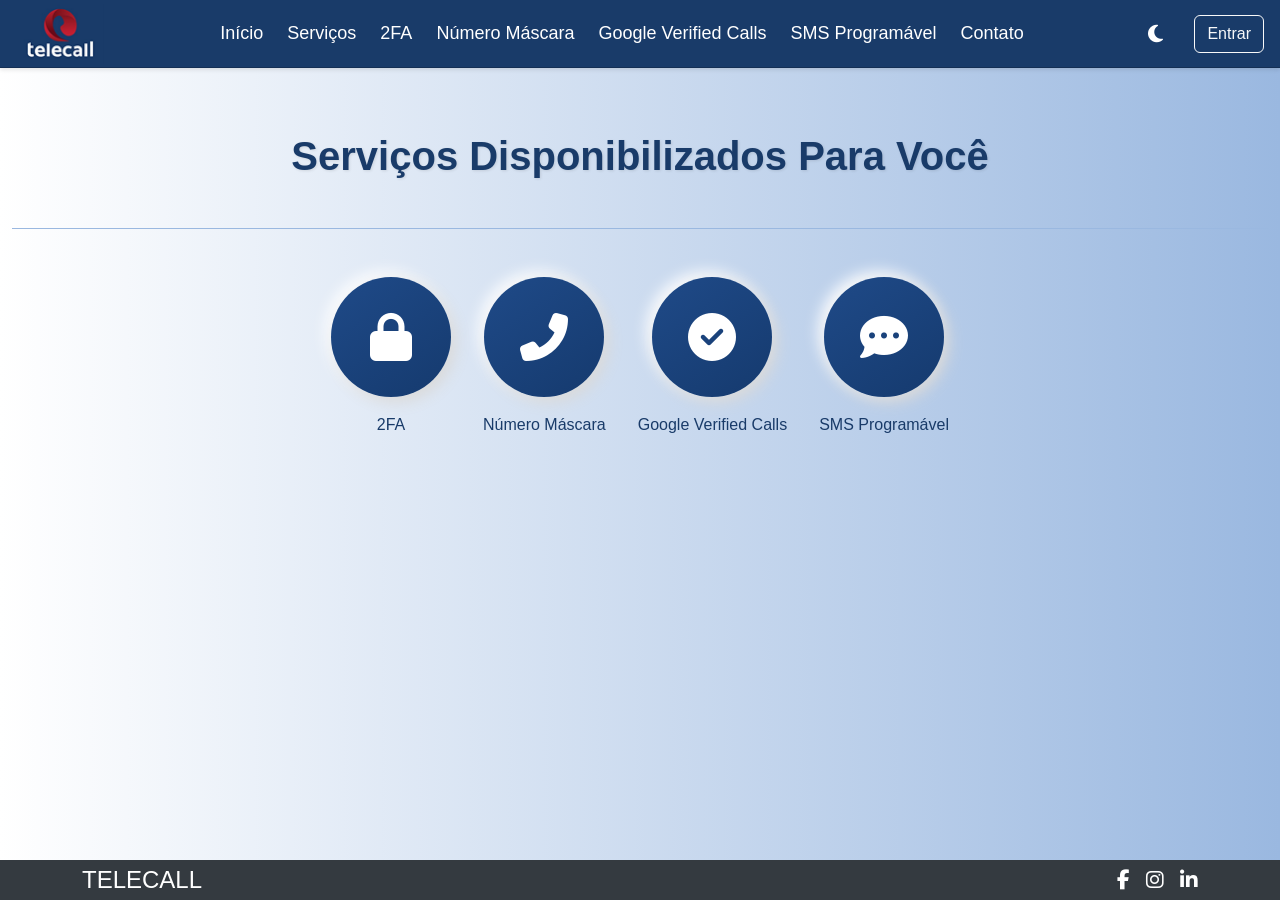
<file: servicos.html>
<!DOCTYPE html>
<html lang="pt-br" data-bs-theme="light">
<head>
    <meta charset="UTF-8">
    <meta name="viewport" content="width=device-width, initial-scale=1.0">
    <title>Serviços - Telecall</title>
    <link href="https://cdn.jsdelivr.net/npm/bootstrap@5.3.3/dist/css/bootstrap.min.css" rel="stylesheet">
    <link rel="stylesheet" href="https://cdnjs.cloudflare.com/ajax/libs/font-awesome/6.4.0/css/all.min.css">
    <link rel="stylesheet" href="servicos.css">
</head>
<body>
    <div class="header" role="banner">
        <img src="telecall.png" alt="Logo Telecall" class="img-fluid" />
        <ul class="Menu mb-0 d-none d-md-flex">
            <li class="nav-item"><a class="nav-link" href="inicio.html">Início</a></li>
            <li class="nav-item"><a class="nav-link" href="servicos.html">Serviços</a></li>
            <li class="nav-item"><a class="nav-link" href="2fa.html">2FA</a></li>
            <li class="nav-item"><a class="nav-link" href="número de mascara.html">Número Máscara</a></li>
            <li class="nav-item"><a class="nav-link" href="google-verified-calls.html">Google Verified Calls</a></li>
            <li class="nav-item"><a class="nav-link" href="sms-programavel.html">SMS Programável</a></li>
            <li class="nav-item"><a class="nav-link" href="contato.html">Contato</a></li>
        </ul>
        <div class="d-flex align-items-center">
            <button class="theme-toggle" id="themeToggle" aria-label="Alternar modo escuro">
                <i class="fas fa-moon"></i>
            </button>
            <div id="auth-container" class="ms-2">
                <a href="login 2.html" class="btn btn-outline-light" id="login-link">Entrar</a>
                <div id="user-info" class="d-none align-items-center text-white">
                    <span id="user-login" class="me-2"></span>
                    <button id="logout-btn" class="btn btn-outline-light btn-sm">Sair</button>
                </div>
            </div>
        </div>
    </div>

    <!-- Conteúdo Principal -->
    <main class="container-fluid text-center">
        <h1 class="main-title">Serviços Disponibilizados Para Você</h1>
        <div class="services-container">
            <div class="service-item">
                <a href="#">
                    <div class="service-icon">
                        <i class="fas fa-lock"></i>
                    </div>
                    <span>2FA</span>
                </a>
            </div>
            <div class="service-item">
                <a href="número de mascara.html">
                    <div class="service-icon">
                        <i class="fas fa-phone-alt"></i>
                    </div>
                    <span>Número Máscara</span>
                </a>
            </div>
            <div class="service-item">
                <a href="google-verified-calls.html">
                    <div class="service-icon">
                        <i class="fas fa-check-circle"></i>
                    </div>
                    <span>Google Verified Calls</span>
                </a>
            </div>
            <div class="service-item">
                <a href="sms-programavel.html">
                    <div class="service-icon">
                        <i class="fas fa-comment-dots"></i>
                    </div>
                    <span>SMS Programável</span>
                </a>
            </div>
        </div>
    </main>

    <!-- Rodapé -->
    <footer class="footer mt-auto">
        <div class="container">
            <div class="footer-content">
                <div class="footer-logo">
                    <h1 class="h4 text-white mb-0">TELECALL</h1>
                </div>
                <div class="social-icons">
                    <a href="https://www.facebook.com/TelecallBr" target="_blank" class="social-icon">
                        <i class="fab fa-facebook-f"></i>
                    </a>
                    <a href="https://www.instagram.com/telecallbr" target="_blank" class="social-icon">
                        <i class="fab fa-instagram"></i>
                    </a>
                    <a href="https://www.linkedin.com/company/telecall" target="_blank" class="social-icon">
                        <i class="fab fa-linkedin-in"></i>
                    </a>
                </div>
            </div>
        </div>
    </footer>


    <script src="https://code.jquery.com/jquery-3.7.0.min.js"></script>
    <script src="https://cdn.jsdelivr.net/npm/bootstrap@5.3.3/dist/js/bootstrap.bundle.min.js"></script>
    <script src="servicos.js"></script>
    <script src="auth.js" defer></script>
</body>
</html>
</file>
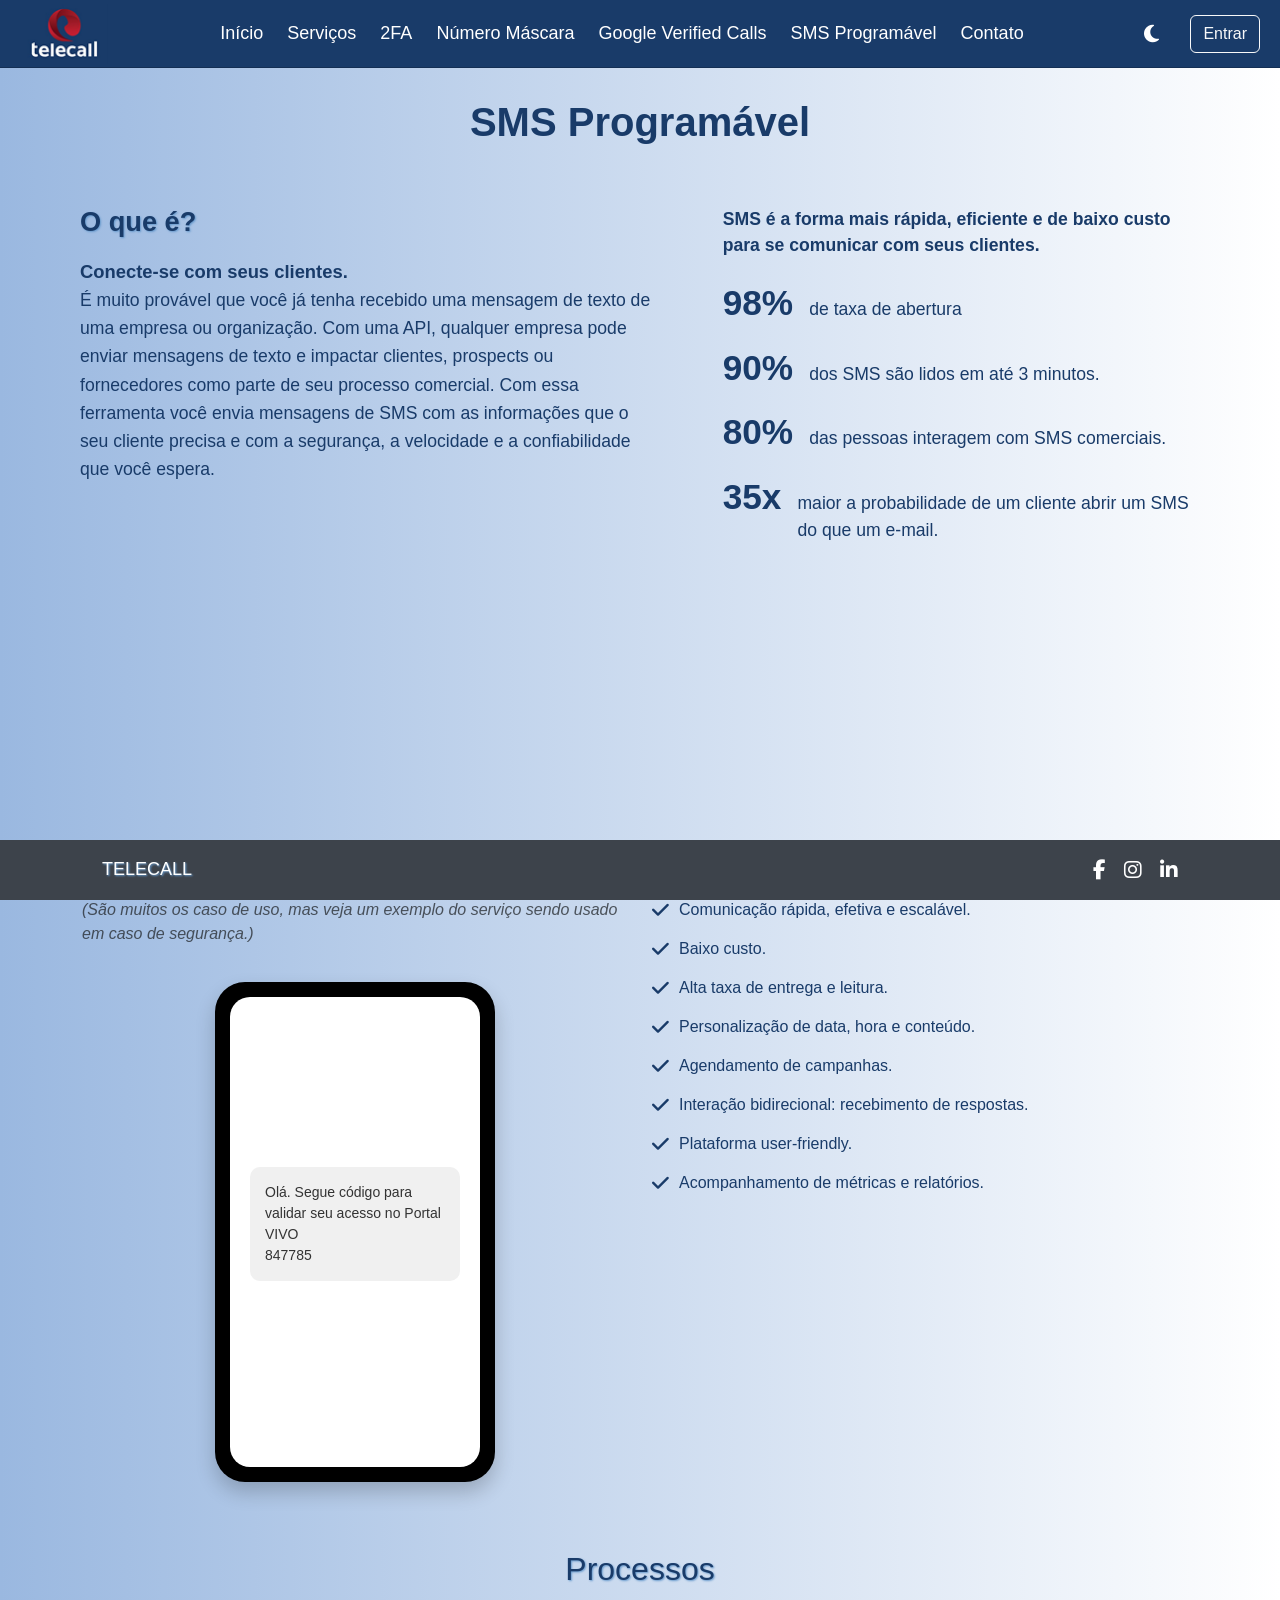
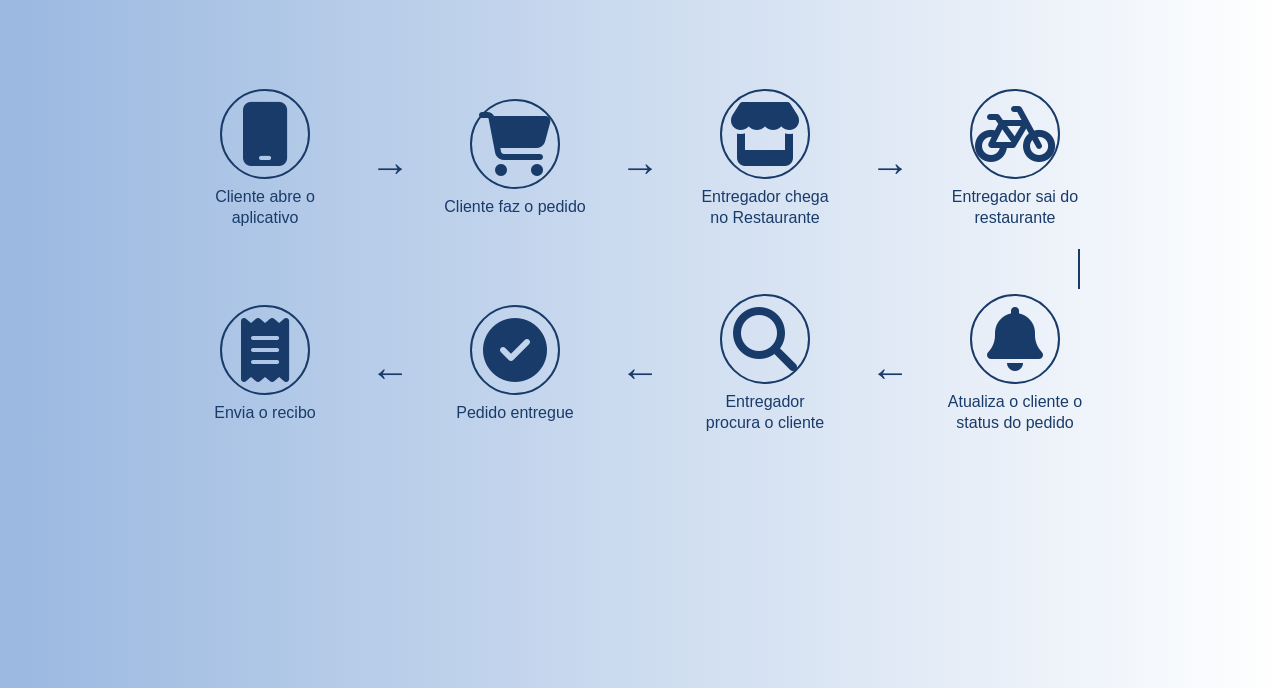
<file: sms-programavel.html>
<!DOCTYPE html>
<html lang="pt-br" data-bs-theme="light">
<head>
    <meta charset="UTF-8">
    <meta name="viewport" content="width=device-width, initial-scale=1.0">
    <title>SMS Programável - Telecall</title>
    <link href="https://cdn.jsdelivr.net/npm/bootstrap@5.3.3/dist/css/bootstrap.min.css" rel="stylesheet">
    <link rel="stylesheet" href="sms-programavel.css">
    <link rel="stylesheet" href="https://cdnjs.cloudflare.com/ajax/libs/font-awesome/6.4.0/css/all.min.css">
</head>
<body>
    <div class="header" role="banner">
        <img src="telecall.png" alt="Logo Telecall" class="img-fluid" />
        <ul class="Menu mb-0 d-none d-md-flex">
            <li class="nav-item"><a class="nav-link" href="inicio.html">Início</a></li>
            <li class="nav-item"><a class="nav-link" href="servicos.html">Serviços</a></li>
            <li class="nav-item"><a class="nav-link" href="2fa.html">2FA</a></li>
            <li class="nav-item"><a class="nav-link" href="número de mascara.html">Número Máscara</a></li>
            <li class="nav-item"><a class="nav-link" href="google-verified-calls.html">Google Verified Calls</a></li>
            <li class="nav-item"><a class="nav-link" href="sms-programavel.html">SMS Programável</a></li>
            <li class="nav-item"><a class="nav-link" href="contato.html">Contato</a></li>
        </ul>
        <div class="d-flex align-items-center">
            <button class="theme-toggle" id="themeToggle" aria-label="Alternar modo escuro">
                <i class="fas fa-moon"></i>
            </button>
            <div id="auth-container" class="ms-2">
                <a href="login 2.html" class="btn btn-outline-light" id="login-link">Entrar</a>
                <div id="user-info" class="d-none align-items-center text-white">
                    <span id="user-login" class="me-2"></span>
                    <button id="logout-btn" class="btn btn-outline-light btn-sm">Sair</button>
                </div>
            </div>
        </div>
    </div>
    <main class="container-sms">
        <h1 class="titulo-sms">SMS Programável</h1>
        <div class="row-sms">
            <div class="col-sms-esq">
                <h2 class="subtitulo-sms">O que é?</h2>
                <p><b>Conecte-se com seus clientes.</b><br>
                É muito provável que você já tenha recebido uma mensagem de texto de uma empresa ou organização. Com uma API, qualquer empresa pode enviar mensagens de texto e impactar clientes, prospects ou fornecedores como parte de seu processo comercial. Com essa ferramenta você envia mensagens de SMS com as informações que o seu cliente precisa e com a segurança, a velocidade e a confiabilidade que você espera.</p>
            </div>
            <div class="col-sms-dir">
                <p class="stat-title">SMS é a forma mais rápida, eficiente e de baixo custo para se comunicar com seus clientes.</p>
                <div class="stats">
                    <div class="stat-item"><span class="stat-num">98%</span> de taxa de abertura</div>
                    <div class="stat-item"><span class="stat-num">90%</span> dos SMS são lidos em até 3 minutos.</div>
                    <div class="stat-item"><span class="stat-num">80%</span> das pessoas interagem com SMS comerciais.</div>
                    <div class="stat-item"><span class="stat-num">35x</span> maior a probabilidade de um cliente abrir um SMS do que um e-mail.</div>
                </div>
            </div>
        </div>
    </main>
    <section class="container mt-5">
        <div class="row">
            <div class="col-md-6">
                <h2 class="mb-4">Quem usa?</h2>
                <p class="text-muted"><i>(São muitos os caso de uso, mas veja um exemplo do serviço sendo usado em caso de segurança.)</i></p>
                <div class="phone-container text-center">
                    <div class="phone-frame">
                        <div class="phone-screen">
                            <p class="message-text">
                                Olá. Segue código para validar seu acesso no Portal VIVO<br>
                                847785
                            </p>
                        </div>
                    </div>
                </div>
            </div>
            <div class="col-md-6">
                <h2 class="mb-4">Benefícios</h2>
                <ul class="benefits-list">
                    <li><i class="fas fa-check"></i> Comunicação rápida, efetiva e escalável.</li>
                    <li><i class="fas fa-check"></i> Baixo custo.</li>
                    <li><i class="fas fa-check"></i> Alta taxa de entrega e leitura.</li>
                    <li><i class="fas fa-check"></i> Personalização de data, hora e conteúdo.</li>
                    <li><i class="fas fa-check"></i> Agendamento de campanhas.</li>
                    <li><i class="fas fa-check"></i> Interação bidirecional: recebimento de respostas.</li>
                    <li><i class="fas fa-check"></i> Plataforma user-friendly.</li>
                    <li><i class="fas fa-check"></i> Acompanhamento de métricas e relatórios.</li>
                </ul>
            </div>
        </div>
    </section>
    <section class="container my-5">
        <h2 class="text-center mb-4">Processos</h2>
        <div class="workflow-container">
            <!-- Primeira linha -->
            <div class="workflow-top">
                <div class="workflow-item">
                    <div class="circle">
                        <i class="fas fa-mobile fa-4x"></i>
                    </div>
                    <p>Cliente abre o aplicativo</p>
                </div>
                <div class="arrow">→</div>
                <div class="workflow-item">
                    <div class="circle">
                        <i class="fas fa-shopping-cart fa-4x"></i>
                    </div>
                    <p>Cliente faz o pedido</p>
                </div>
                <div class="arrow">→</div>
                <div class="workflow-item">
                    <div class="circle">
                        <i class="fas fa-store fa-4x"></i>
                    </div>
                    <p>Entregador chega<br>no Restaurante</p>
                </div>
                <div class="arrow">→</div>
                <div class="workflow-item">
                    <div class="circle">
                        <i class="fas fa-bicycle fa-4x"></i>
                    </div>
                    <p>Entregador sai do<br>restaurante</p>
                </div>
            </div>

            <!-- Linha de conexão -->
            <div class="connection-line"></div>

            <!-- Segunda linha -->
            <div class="workflow-bottom">
                <div class="workflow-item">
                    <div class="circle">
                        <i class="fas fa-receipt fa-4x"></i>
                    </div>
                    <p>Envia o recibo</p>
                </div>
                <div class="arrow">←</div>
                <div class="workflow-item">
                    <div class="circle">
                        <i class="fas fa-check-circle fa-4x"></i>
                    </div>
                    <p>Pedido entregue</p>
                </div>
                <div class="arrow">←</div>
                <div class="workflow-item">
                    <div class="circle">
                        <i class="fas fa-search fa-4x"></i>
                    </div>
                    <p>Entregador<br>procura o cliente</p>
                </div>
                <div class="arrow">←</div>
                <div class="workflow-item">
                    <div class="circle">
                        <i class="fas fa-bell fa-4x"></i>
                    </div>
                    <p>Atualiza o cliente o<br>status do pedido</p>
                </div>
            </div>
        </div>
    </section>
    <footer class="footer mt-auto">
        <div class="container">
            <div class="footer-content">
                <div class="footer-logo">
                    <h1 class="h4 text-white mb-0">TELECALL</h1>
                </div>
                <div class="social-icons">
                    <a href="https://www.facebook.com/TelecallBr" target="_blank" class="social-icon">
                        <i class="fab fa-facebook-f"></i>
                    </a>
                    <a href="https://www.instagram.com/telecallbr" target="_blank" class="social-icon">
                        <i class="fab fa-instagram"></i>
                    </a>
                    <a href="https://www.linkedin.com/company/telecall" target="_blank" class="social-icon">
                        <i class="fab fa-linkedin-in"></i>
                    </a>
                </div>
            </div>
        </div>
    </footer>
    <script src="https://code.jquery.com/jquery-3.7.0.min.js"></script>
    <script src="https://cdn.jsdelivr.net/npm/bootstrap@5.3.3/dist/js/bootstrap.bundle.min.js"></script>
    <script src="sms-programavel.js"></script>
    <script src="auth.js" defer></script>
</body>
</html>
</file>
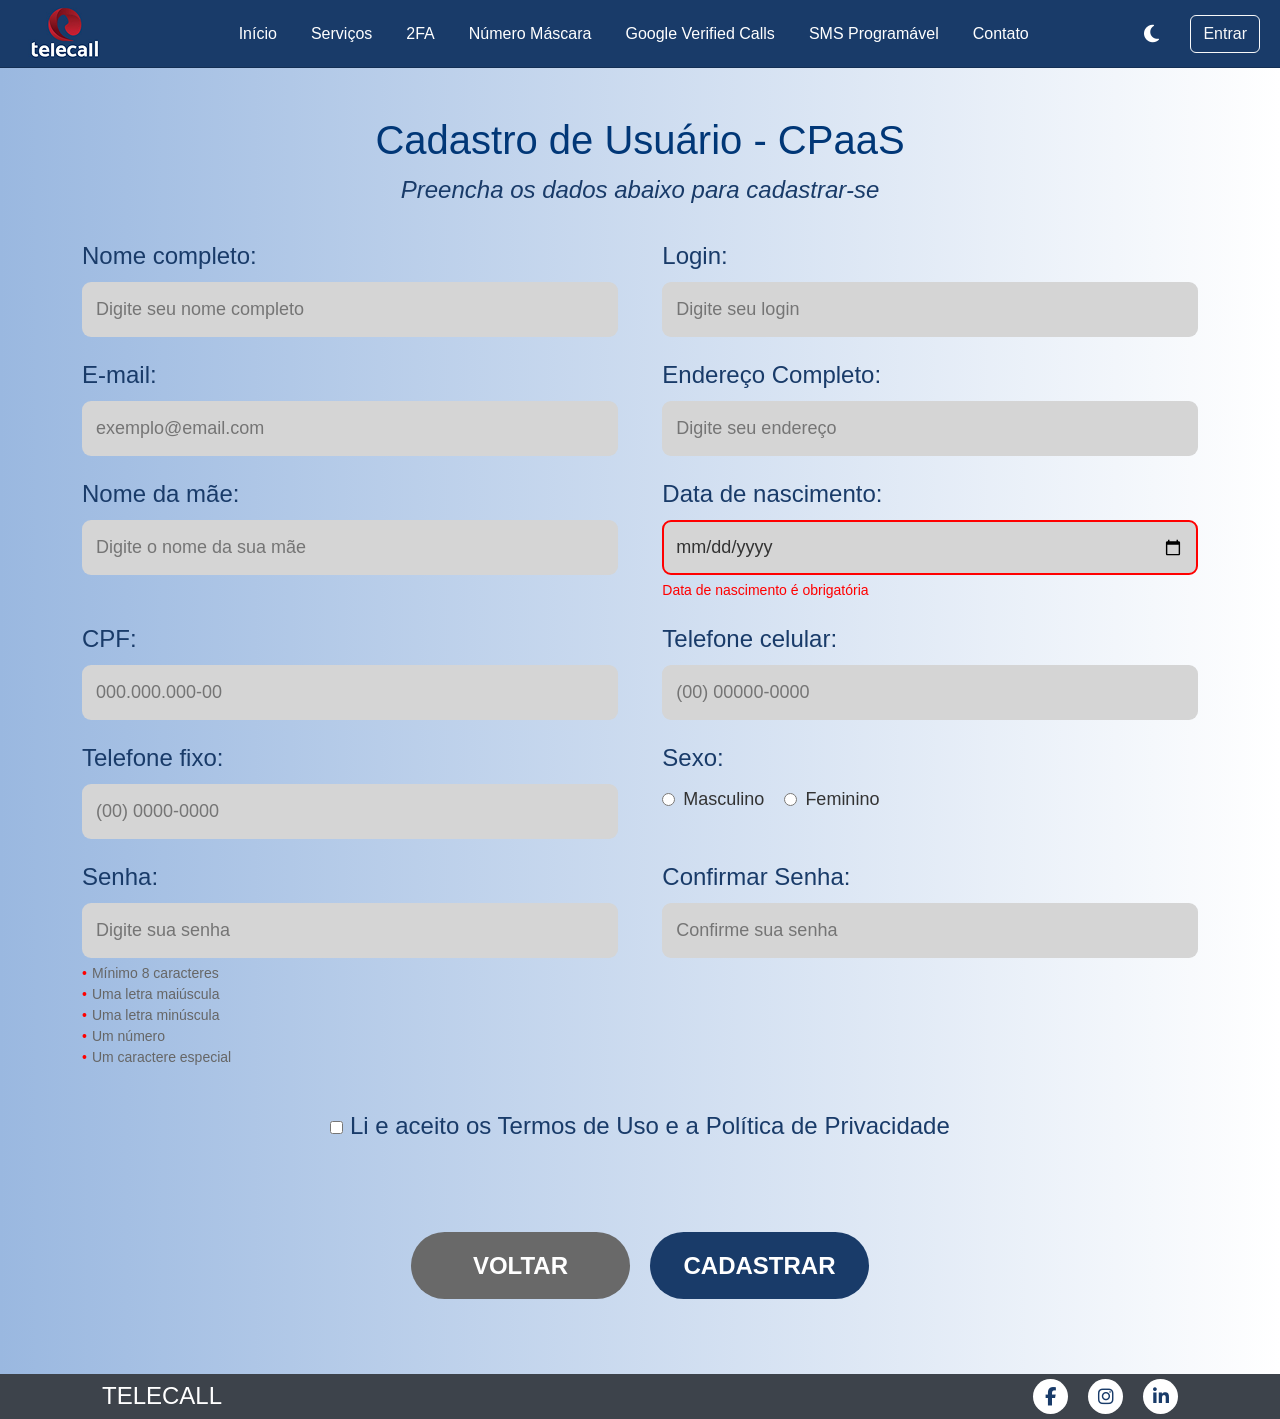
<file: projeto/cadastro (1).html>
<!DOCTYPE html>
<html lang="pt-br" data-bs-theme="light">
<head>
  <meta charset="UTF-8">
  <meta name="viewport" content="width=device-width, initial-scale=1.0">
  <title>Cadastro de Usuário - Telecall</title>
  <link href="https://cdn.jsdelivr.net/npm/bootstrap@5.3.3/dist/css/bootstrap.min.css" rel="stylesheet">
  <link rel="stylesheet" href="cadastro.css">
  <link rel="stylesheet" href="https://cdnjs.cloudflare.com/ajax/libs/font-awesome/6.5.1/css/all.min.css">
</head>
<body>
  <div class="header" role="banner">
    <img src="telecall.png" alt="Logo Telecall" class="img-fluid" />
    <ul class="Menu mb-0 d-none d-md-flex">
      <li class="nav-item"><a class="nav-link" href="inicio.html">Início</a></li>
      <li class="nav-item"><a class="nav-link" href="servicos.html">Serviços</a></li>
      <li class="nav-item"><a class="nav-link" href="2fa.html">2FA</a></li>
      <li class="nav-item"><a class="nav-link" href="número de mascara.html">Número Máscara</a></li>
      <li class="nav-item"><a class="nav-link" href="google-verified-calls.html">Google Verified Calls</a></li>
      <li class="nav-item"><a class="nav-link" href="sms-programavel.html">SMS Programável</a></li>
      <li class="nav-item"><a class="nav-link" href="contato.html">Contato</a></li>
    </ul>
    <div class="d-flex align-items-center">
      <button class="theme-toggle" id="themeToggle" aria-label="Alternar modo escuro">
        <i class="fas fa-moon"></i>
      </button>
      <div id="auth-container" class="ms-2">
        <a href="login 2.html" class="btn btn-outline-light" id="login-link">Entrar</a>
        <div id="user-info" class="d-none align-items-center text-white">
            <span id="user-login" class="me-2"></span>
            <button id="logout-btn" class="btn btn-outline-light btn-sm">Sair</button>
        </div>
      </div>
    </div>
  </div>
  <main class="container-fluid mt-5">
    <div class="container">
      <h1>Cadastro de Usuário - CPaaS</h1>
      <p class="subtitle">Preencha os dados abaixo para cadastrar-se</p>

      <form id="cadastroForm" novalidate>
        <div class="form-group">
          <label for="nome">Nome completo:</label>
          <input type="text" id="nome" name="nome" required minlength="3" placeholder="Digite seu nome completo">
          <div class="error-message">Nome deve ter no mínimo 3 caracteres</div>
        </div>

        <div class="form-group">
          <label for="login">Login:</label>
          <input type="text" id="login" name="login" required minlength="6" placeholder="Digite seu login">
          <div class="error-message">Login deve ter no mínimo 6 caracteres</div>
        </div>

        <div class="form-group">
          <label for="email">E-mail:</label>
          <input type="email" id="email" name="email" required placeholder="exemplo@email.com">
          <div class="error-message">Digite um e-mail válido</div>
        </div>

        <div class="form-group">
          <label for="endereco">Endereço Completo:</label>
          <input type="text" id="endereco" name="endereco" required placeholder="Digite seu endereço">
          <div class="error-message">Endereço é obrigatório</div>
        </div>

        <div class="form-group">
          <label for="mae">Nome da mãe:</label>
          <input type="text" id="mae" name="mae" required placeholder="Digite o nome da sua mãe">
          <div class="error-message">Nome da mãe é obrigatório</div>
        </div>

        <div class="form-group">
          <label for="nascimento">Data de nascimento:</label>
          <input type="date" id="nascimento" name="nascimento" required>
          <div class="error-message">Data de nascimento é obrigatória</div>
        </div>

        <div class="form-group">
          <label for="cpf">CPF:</label>
          <input type="text" id="cpf" name="cpf" required placeholder="000.000.000-00">
          <div class="error-message">CPF inválido</div>
        </div>

        <div class="form-group">
          <label for="celular">Telefone celular:</label>
          <input type="tel" id="celular" name="celular" required placeholder="(00) 00000-0000">
          <div class="error-message">Celular inválido</div>
        </div>

        <div class="form-group">
          <label for="fixo">Telefone fixo:</label>
          <input type="tel" id="fixo" name="fixo" placeholder="(00) 0000-0000">
          <div class="error-message">Telefone fixo inválido</div>
        </div>

        <div class="form-group">
          <label>Sexo:</label>
          <div class="sexo" role="radiogroup" aria-label="Selecione o sexo">
            <label>
              <input type="radio" id="masculino" name="sexo" value="masculino" required>
              Masculino
            </label>
            <label>
              <input type="radio" id="feminino" name="sexo" value="feminino">
              Feminino
            </label>
          </div>
          <div class="error-message">Selecione o sexo</div>
        </div>

        <div class="form-group">
          <label for="senha">Senha:</label>
          <input type="password" id="senha" name="senha" required placeholder="Digite sua senha">
          <div class="password-requirements">
            <div class="requirement" data-requirement="length">Mínimo 8 caracteres</div>
            <div class="requirement" data-requirement="uppercase">Uma letra maiúscula</div>
            <div class="requirement" data-requirement="lowercase">Uma letra minúscula</div>
            <div class="requirement" data-requirement="number">Um número</div>
            <div class="requirement" data-requirement="special">Um caractere especial</div>
          </div>
        </div>

        <div class="form-group">
          <label for="confirmar_senha">Confirmar Senha:</label>
          <input type="password" id="confirmar_senha" name="confirmar_senha" required placeholder="Confirme sua senha">
          <div class="error-message">As senhas não coincidem</div>
        </div>

        <div class="privacy-terms">
          <label>
            <input type="checkbox" required name="terms">
            Li e aceito os <a href="#" target="_blank">Termos de Uso</a> e a <a href="#" target="_blank">Política de Privacidade</a>
          </label>
        </div>

        <div class="button-group">
          <button type="button" class="btn voltar" onclick="history.back()">
            VOLTAR
            <div class="loading"></div>
          </button>
          <button type="submit" class="btn cadastrar">
            CADASTRAR
            <div class="loading"></div>
          </button>
        </div>
      </form>
    </div>
  </main>

  <script src="https://code.jquery.com/jquery-3.7.0.min.js"></script>
  <script src="https://cdn.jsdelivr.net/npm/bootstrap@5.3.3/dist/js/bootstrap.bundle.min.js"></script>
  <script src="cadastro.js"></script>
  <script src="auth.js" defer></script>
  <footer class="footer mt-auto">
    <div class="container">
        <div class="footer-content">
            <div class="footer-logo">
                <h1 class="h4 text-white mb-0">TELECALL</h1>
            </div>
            <div class="social-icons">
                <a href="https://www.facebook.com/TelecallBr" target="_blank" class="social-icon">
                    <i class="fab fa-facebook-f"></i>
                </a>
                <a href="https://www.instagram.com/telecallbr" target="_blank" class="social-icon">
                    <i class="fab fa-instagram"></i>
                </a>
                <a href="https://www.linkedin.com/company/telecall" target="_blank" class="social-icon">
                    <i class="fab fa-linkedin-in"></i>
                </a>
            </div>
        </div>
    </div>
  </footer>
</body>
</html>
</file>
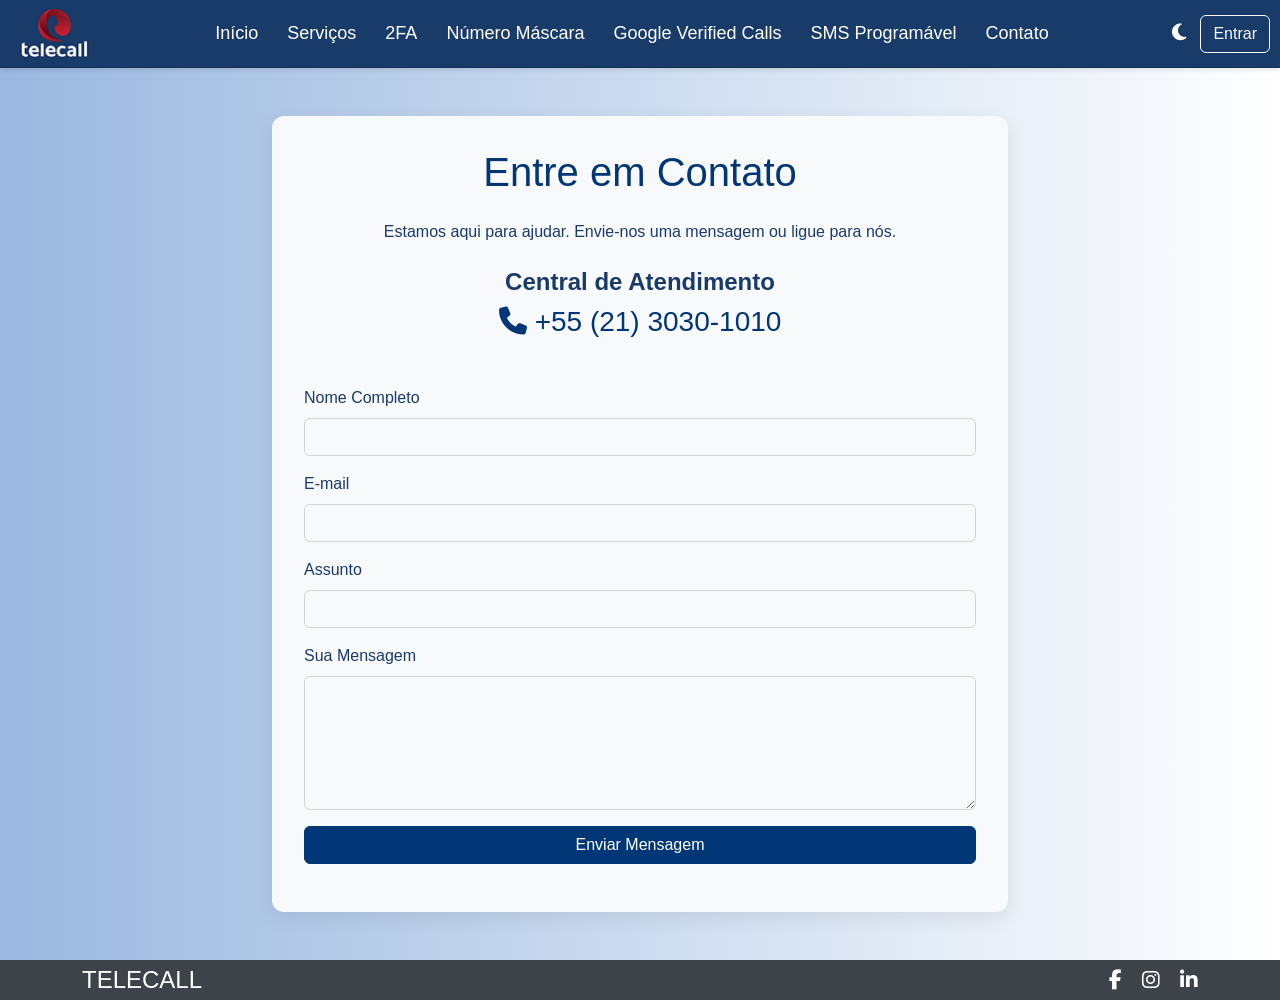
<file: projeto/contato.html>
<!DOCTYPE html>
<html lang="pt-br" data-bs-theme="light">
<head>
    <meta charset="UTF-8">
    <meta name="viewport" content="width=device-width, initial-scale=1.0">
    <title>Contato - Telecall</title>
    <link rel="stylesheet" href="https://cdn.jsdelivr.net/npm/bootstrap@5.3.3/dist/css/bootstrap.min.css">
    <link rel="stylesheet" href="https://cdnjs.cloudflare.com/ajax/libs/font-awesome/6.4.0/css/all.min.css">
    <link rel="stylesheet" href="contato.css">
</head>
<body>
    <div class="header" role="banner">
        <img src="telecall.png" alt="Logo Telecall" class="img-fluid" />
        <ul class="Menu mb-0 d-none d-md-flex">
            <li class="nav-item"><a class="nav-link" href="inicio.html">Início</a></li>
            <li class="nav-item"><a class="nav-link" href="servicos.html">Serviços</a></li>
            <li class="nav-item"><a class="nav-link" href="2fa.html">2FA</a></li>
            <li class="nav-item"><a class="nav-link" href="número de mascara.html">Número Máscara</a></li>
            <li class="nav-item"><a class="nav-link" href="google-verified-calls.html">Google Verified Calls</a></li>
            <li class="nav-item"><a class="nav-link" href="sms-programavel.html">SMS Programável</a></li>
            <li class="nav-item"><a class="nav-link" href="contato.html">Contato</a></li>
        </ul>
        <div class="d-flex align-items-center">
            <button class="theme-toggle" id="themeToggle" aria-label="Alternar modo escuro">
                <i class="fas fa-moon"></i>
            </button>
            <div id="auth-container" class="ms-2">
                <a href="login 2.html" class="btn btn-outline-light" id="login-link">Entrar</a>
                <div id="user-info" class="d-none align-items-center text-white">
                    <span id="user-login" class="me-2"></span>
                    <button id="logout-btn" class="btn btn-outline-light btn-sm">Sair</button>
                </div>
            </div>
        </div>
    </div>
    <main class="container my-5">
        <div class="row justify-content-center">
            <div class="col-lg-8">
                <div class="contact-card">
                    <h1 class="main-title text-center mb-4">Entre em Contato</h1>
                    <p class="text-center mb-4">Estamos aqui para ajudar. Envie-nos uma mensagem ou ligue para nós.</p>

                    <div class="contact-info text-center mb-5">
                        <h4 class="fw-bold">Central de Atendimento</h4>
                        <p class="h3 text-primary"><i class="fas fa-phone me-2"></i>+55 (21) 3030-1010</p>
                    </div>

                    <form id="contactForm">
                        <div class="mb-3">
                            <label for="nome" class="form-label">Nome Completo</label>
                            <input type="text" class="form-control" id="nome" required>
                        </div>
                        <div class="mb-3">
                            <label for="email" class="form-label">E-mail</label>
                            <input type="email" class="form-control" id="email" required>
                        </div>
                        <div class="mb-3">
                            <label for="assunto" class="form-label">Assunto</label>
                            <input type="text" class="form-control" id="assunto" required>
                        </div>
                        <div class="mb-3">
                            <label for="mensagem" class="form-label">Sua Mensagem</label>
                            <textarea class="form-control" id="mensagem" rows="5" required></textarea>
                        </div>
                        <button type="submit" class="btn btn-primary w-100">Enviar Mensagem</button>
                    </form>
                    <div id="form-feedback" class="mt-3"></div>
                </div>
            </div>
        </div>
    </main>

    <footer class="footer mt-auto">
        <div class="container">
            <div class="footer-content">
                <div class="footer-logo">
                    <h1 class="h4 text-white mb-0">TELECALL</h1>
                </div>
                <div class="social-icons">
                     <a href="https://www.facebook.com/TelecallBr" target="_blank" class="social-icon"><i class="fab fa-facebook-f"></i></a>
                    <a href="https://www.instagram.com/telecallbr" target="_blank" class="social-icon"><i class="fab fa-instagram"></i></a>
                    <a href="https://www.linkedin.com/company/telecall" target="_blank" class="social-icon"><i class="fab fa-linkedin-in"></i></a>
                </div>
            </div>
        </div>
    </footer>

    <script src="https://code.jquery.com/jquery-3.7.0.min.js"></script>
    <script src="https://cdn.jsdelivr.net/npm/bootstrap@5.3.3/dist/js/bootstrap.bundle.min.js"></script>
    <script src="contato.js"></script>
    <script src="auth.js" defer></script>
</body>
</html>
</file>
<file: projeto/cadastro.css>
:root {
      --menu-bg: #193B69;
      --menu-text: #ffffff;
      --body-bg: linear-gradient(90deg, #9AB8E0 0%, #FFFFFF 100%);
      --box-bg: #F4F4F4;
      --text-color: #333333;
      --marca-color: #013777;
      --marca-shadow: #6699cc;
      --footer-bg: #3D434B;
      --input-bg: #D5D5D5;
      --input-border: #193B69;
      --label-color: #193B69;
      --subtitle-color: #193B69;
    }
     [data-bs-theme="dark"] {
      --menu-bg: #0d1b2a;
      --menu-text: #ffffff;
      --body-bg: linear-gradient(90deg, #1a1d20 0%, #212529 100%);
      --box-bg: #2b3035;
      --text-color: #e9ecef;
      --marca-color: #9AB8E0;
      --marca-shadow: #193B69;
      --footer-bg: #1a1d20;
      --input-bg: #495057;
      --input-border: #9AB8E0;
      --label-color: #9AB8E0;
      --subtitle-color: #9AB8E0;
    }

body {
    margin: 0;
    font-family: Arial, Helvetica, sans-serif;
    background: var(--body-bg);
    color: var(--text-color);
    padding-bottom: 120px;
    position: relative;
    min-height: 100vh;
    transition: background-color 0.3s, color 0.3s;
}

.header {
  width: 100%;
  height: 68px;
  background: var(--menu-bg);
  border-bottom: 1px solid rgba(0, 0, 0, 0.2);
  display: flex;
  align-items: center;
  justify-content: space-between;
  padding: 0 20px;
  position: sticky;
  top: 0;
  z-index: 1030;
}

  /* Theme Toggle Button */
  .theme-toggle {
    background: none;
    border: none;
    color: var(--menu-text);
    cursor: pointer;
    padding: 8px;
    font-size: 20px;
    margin-right: 15px;
    transition: transform 0.3s;
  }

  .theme-toggle:hover {
    transform: scale(1.1);
  }

  .logo {
    height: 50px;
  }

  .logo img {
    height: 100%;
    width: auto;
  }
 ul{
  list-style:none;
  display:flex;
  align-items: center;
  height: 100%;

 }
 li {
  margin-right: 10px;
 position: relative;
  color: white;
  text-decoration: none;
  font-size: 16px;
  display: block;
  transition: 0.3s;

 } 
 

 h1{
  text-align: center;
  color: var(--marca-color);
  transition: color 0.3s;
 }
  


  .subtitle {
    font-style: italic;
    font-weight: 300;
    font-size: 24px;
    color: var(--subtitle-color);
    text-align: center;
    margin-bottom: 30px;
    transition: color 0.3s;
  } 
   
  form {
    display: flex;
    flex-wrap: wrap;
    justify-content: space-between;
    gap: 20px;
  }
  

  .form-group {
    width: 48%;
    position: relative;
  }

  
  
  @media (max-width: 768px) {
 
    .form-group {
      width: 100%;
    }

    .footer-content {
      flex-direction: column;
      gap: 15px;
    }

    .social-icons {
      margin-top: 10px;
    }
  }

  label {
    display: block;
    margin-bottom: 8px;
    font-weight: 300;
    font-size: 24px;
    color: var(--label-color);
    transition: color 0.3s;
  }
  


  input[type="text"],
  input[type="password"],
  input[type="date"],
  input[type="tel"],
  input[type="email"] {
    width: 100%;
    padding: 12px;
    font-size: 18px;
    background: var(--input-bg);
    color: var(--text-color);
    border: 2px solid transparent;
    border-radius: 9px;
    transition: all 0.3s ease;
  }

  input:focus {
    outline: none;
    border-color: var(--input-border);
    box-shadow: 0 0 5px rgba(154, 184, 224, 0.5);
  }

  input:invalid:not(:placeholder-shown) {
    border-color: #ff0000;
  }

  .error-message {
    color: #ff0000;
    font-size: 14px;
    margin-top: 5px;
    display: none;
  }

  input:invalid:not(:placeholder-shown) + .error-message {
    display: block;
  }

  .sexo {
    display: flex;
    align-items: center;
    gap: 20px;
    margin: 10px 0;
  }

  .sexo label {
    font-size: 18px;
    display: flex;
    align-items: center;
    gap: 8px;
    cursor: pointer;
    color: var(--text-color);
  }

  .button-group {
    width: 100%;
    display: flex;
    justify-content: center;
    gap: 20px;
    margin-top: 40px;
  }

  .button-group .btn {
    width: 219px;
    height: 67px;
    font-size: 24px;
    font-weight: 700;
    border-radius: 70px;
    border: none;
    cursor: pointer;
    transition: all 0.3s ease;
    position: relative;
    overflow: hidden;
  }

  .button-group .btn:disabled {
    opacity: 0.7;
    cursor: not-allowed;
  }

  .button-group .btn.voltar {
    background: #696969;
    color: white;
  }

  .button-group .btn.cadastrar {
    background: #193B69;
    color: white;
  }

  .btn:hover:not(:disabled) {
    transform: translateY(-2px);
    box-shadow: 0 5px 15px rgba(0,0,0,0.2);
  }

  .loading {
    position: absolute;
    top: 0;
    left: 0;
    width: 100%;
    height: 100%;
    background: inherit;
    display: flex;
    align-items: center;
    justify-content: center;
    opacity: 0;
    pointer-events: none;
    transition: opacity 0.3s;
  }

  .loading.active {
    opacity: 1;
  }

  .loading::after {
    content: "";
    width: 20px;
    height: 20px;
    border: 3px solid #ffffff;
    border-top-color: transparent;
    border-radius: 50%;
    animation: loading 0.8s linear infinite;
  }

  @keyframes loading {
    to {
      transform: rotate(360deg);
    }
  }

  .password-requirements {
    font-size: 14px;
    color: #666;
    margin-top: 5px;
  }

  .requirement {
    display: flex;
    align-items: center;
    gap: 5px;
  }

  .requirement::before {
    content: "•";
    color: #ff0000;
  }

  .requirement.valid::before {
    color: #00ff00;
  }

  #captcha-container {
    display: none;
  }

  .privacy-terms {
    width: 100%;
    margin: 20px 0;
    font-size: 14px;
    color: #666;
    text-align: center;
  }

  .privacy-terms a {
    color: #193B69;
    text-decoration: none;
  }

  .privacy-terms a:hover {
    text-decoration: underline;
  } footer {
    background-color: #3d434b;
    padding: 5px 0;
    position: absolute;
    bottom: 0;
    left: 0;
    width: 100%;
    z-index: 900;
  }

  .footer-content {
    display: flex;
    justify-content: space-between;
    align-items: center;
    max-width: 1200px;
    margin: 0 auto;
    padding: 0 20px;
  }

  .footer-logo img {    
    height: 50px;
  }

  .social-icons {
    display: flex;
    gap: 20px;
    align-items: center;
  }
  
  .social-icon {
    width: 35px;
    height: 35px;
    border-radius: 50%;
    background: white;
    display: flex;
    align-items: center;
    justify-content: center;
    transition: all 0.3s ease;
    text-decoration: none;
    color: #193B69;
    font-size: 18px;
  }

  .social-icon:hover {
    transform: translateY(-3px);
    box-shadow: 0 5px 15px rgba(0,0,0,0.3);
    background: #f0f0f0;
  }

  .nav-link {
    font-weight: 500;
    transition: color 0.3s, transform 0.3s;
    padding: 8px 12px;
    border-radius: 6px;
    position: relative;
  }

  .nav-link::after {
    content: '';
    position: absolute;
    left: 50%;
    bottom: 4px;
    width: 0;
    height: 2px;
    background: #9AB8E0;
    transition: width 0.3s ease;
    transform: translateX(-50%);
  }

  .nav-item:hover .nav-link::after {
    width: 100%;
  }

  .nav-link:hover {
    color: #9AB8E0 !important; /* Azul quando passar o mouse */
  }
</file>
<file: 2fa.css>
:root {
    --menu-bg: #193B69;
    --menu-text: #ffffff;
    --body-bg: linear-gradient(90deg, #9AB8E0 0%, #FFFFFF 100%);
    --box-bg: #F4F4F4;
    --text-color: #193b69;
    --marca-color: #013777;
    --marca-shadow: #6699cc;
    --footer-bg: #3D434B;
}
[data-bs-theme="dark"] {
    --menu-bg: #0d1b2a;
    --menu-text: #ffffff;
    --body-bg: linear-gradient(90deg, #1a1d20 0%, #212529 100%);
    --box-bg: #2b3035;
    --text-color: #e9ecef;
    --marca-color: #9AB8E0;
    --marca-shadow: #193B69;
    --footer-bg: #3D434B;
}
body {
    margin: 0;
    font-family: Arial, Helvetica, sans-serif;
    background: var(--body-bg);
    color: var(--text-color);
    min-height: 100vh;
    display: flex;
    flex-direction: column;
    transition: background-color 0.3s, color 0.3s;
}
.header {
    width: 100%;
    height: 68px;
    background: var(--menu-bg);
    border-bottom: 1px solid rgba(0, 0, 0, 0.2);
    display: flex;
    align-items: center;
    justify-content: space-between;
    padding: 0 20px;
    position: sticky;
    top: 0;
    z-index: 1030;
}
.header img {
    height: 60px;
}
.Menu {
    list-style: none;
    display: flex;
    align-items: center;
    height: 100%;
    margin: 0;
    padding: 0;
    
}
.nav-item {
    position: relative;
}
.nav-link {
    color: var(--menu-text);
    text-decoration: none;
    font-size: 18px;
    font-weight: 500;
    transition: color 0.3s, transform 0.3s;
    padding: 8px 12px;
    border-radius: 6px;
    position: relative;
}
.nav-link::after {
    content: '';
    position: absolute;
    left: 50%;
    bottom: 4px;
    width: 0;
    height: 2px;
    background: #9AB8E0;
    transition: width 0.3s ease;
    transform: translateX(-50%);
}
.nav-item:hover .nav-link::after {
    width: 100%;
}
.nav-link:hover, .nav-link.active {
    color: #9AB8E0 !important;
}
.theme-toggle {
    background: none;
    border: none;
    color: var(--menu-text);
    cursor: pointer;
    padding: 8px;
    font-size: 20px;
    margin-right: 15px;
    transition: transform 0.3s;
}
.theme-toggle:hover {
    transform: scale(1.1);
}
.main-title {
    color: var(--marca-color);
    font-weight: 700;
    text-shadow: 1px 1px 3px var(--marca-shadow);
}
h5 {
    color: var(--marca-color);
}
footer, .footer {
    background: var(--footer-bg);
    color: #fff;
    padding: 5px 0;
    margin-top: auto;
    
} 

.footer-content {
    display: flex;
    justify-content: space-between;
    align-items: center;
    max-width: 1000px;
    margin: 0 auto;
    padding: 0 20px;
}
.footer-logo h1 {
    color: #fff;
    font-size: 1.2rem;
    font-weight: bold;
}
.social-icons {
    display: flex;
    gap: 20px;
}
.social-icon {
    color: white;
    font-size: 1.25rem;
    transition: transform 0.3s, color 0.3s;
}
.social-icon:hover {
    transform: translateY(-3px);
    color: #9AB8E0;
}
@media (max-width: 900px) {
    .footer-content {
        flex-direction: column;
        gap: 10px;
        text-align: center;
    }
    .header {
        flex-direction: column;
        height: auto;
        padding: 10px 0;
    }
    .Menu {
        flex-direction: column;
        gap: 0;
    }
} /* =============================
Seção: Como Funciona? (2FA)
============================= */
.funcionamento-2fa {
 margin-top: 0;
 padding: 56px 0 48px 0;
}
.funcionamento-2fa h5 {
 font-size: 2rem;
 font-weight: 600;
 letter-spacing: 0.5px;
 margin-bottom: 48px;
}
.funcionamento-2fa .row {
 justify-content: center;
 align-items: flex-start;
 gap: 10px
}
.funcionamento-2fa .func-bloco {
 display: flex;
 flex-direction: column;
 align-items: center;
 margin: 0 0.5rem;
 min-width: 220px;
 max-width: 240px;
}
.funcionamento-2fa .func-icone {
 
 display: flex;
 align-items: center;
 justify-content: center;

 margin-bottom: 18px;
}
.funcionamento-2fa .func-icone i {
 color: #193b69;
 font-size: 2.3rem;
}
.funcionamento-2fa p {
 max-width: 210px;
 font-size: 1.07rem;
 line-height: 1.38;
 text-align: center;
 margin: 0 auto 0 auto;
}
.funcionamento-2fa .func-bloco span.fst-italic {
 font-size: 0.98rem;
}
@media (max-width: 991px) {
 .funcionamento-2fa .row {
     flex-wrap: wrap;
     gap: 32px 0;
 }
 .funcionamento-2fa .func-bloco {
     margin-bottom: 32px;
 }
}
@media (max-width: 767px) {
 .funcionamento-2fa .row {
     flex-direction: column;
     align-items: center;
     gap: 32px 0;
 }
 .funcionamento-2fa .func-bloco {
     margin-bottom: 32px;
     min-width: 180px;
     max-width: 100%;
 }
 .funcionamento-2fa .func-icone {
     width: 72px;
     height: 72px;
 }
 .funcionamento-2fa .func-icone i {
     font-size: 1.7rem;
 }
 .funcionamento-2fa p {
     font-size: 0.98rem;
 }
} /* =============================
Seção: Por que usar? (2FA)
============================= */
.porque-usar-2fa {
 
 padding: 48px 0 40px 0;
}
.titulo-porque-usar {
 color: #193b69;
 font-size: 1.6rem;
 font-weight: 600;
 text-align: left;
 margin-bottom: 24px;
}
.beneficios-2fa {
 padding-left: 0;
 list-style: none;
 color: #193b69;
 font-size: 1.08rem;
}
.beneficios-2fa li {
 margin-bottom: 12px;
 position: relative;
 padding-left: 18px;
}
.beneficios-2fa li::before {
 content: '\2022';
 color: #193b69;
 font-weight: bold;
 display: inline-block;
 width: 1em;
 margin-left: -1em;
}
.areas-uso-2fa {
 padding-left: 0;
 list-style: none;
 color: #193b69;
 font-size: 1.08rem;
}
.areas-uso-2fa li {
 display: flex;
 align-items: center;
 margin-bottom: 16px;
 gap: 12px;
}
.icone-area {
 width: 32px;
 height: 32px;
 display: flex;
 align-items: center;
 justify-content: center;
 background: #fff;
 border-radius: 8px;
 box-shadow: 0 1px 4px rgba(0,0,0,0.07);
 margin-right: 10px;
 font-size: 1.3rem;
}
.icone-area i {
 color: #193b69;
}
@media (max-width: 991px) {
 .porque-usar-2fa .row {
     flex-direction: column;
     gap: 32px 0;
 }
 .areas-uso-2fa, .beneficios-2fa {
     font-size: 1rem;
 }
}
@media (max-width: 767px) {
 .porque-usar-2fa {
     padding: 32px 0 24px 0;
 }
 .titulo-porque-usar {
     font-size: 1.2rem;
     margin-bottom: 16px;
 }
 .icone-area {
     width: 26px;
     height: 26px;
     font-size: 1rem;
 }
}
</file>
<file: contato.css>
/* Importando estilos do inicio.css para manter a base */
@import url('inicio.css');

/* Estilos específicos para a página de Contato */
.contact-card {
    background-color: var(--diagram-bg); /* Reutilizando variável para consistência */
    padding: 2rem;
    border-radius: 12px;
    box-shadow: 0 6px 20px rgba(0,0,0,0.08);
}

.main-title {
    color: var(--main-title-color);
}

.contact-info .text-primary {
    color: var(--main-title-color) !important;
}

.form-control {
    background-color: var(--body-bg);
    color: var(--text-color);
    border: 1px solid #ced4da;
}

.form-control:focus {
    background-color: var(--body-bg);
    color: var(--text-color);
    border-color: #86b7fe;
    box-shadow: 0 0 0 0.25rem rgba(13, 110, 253, 0.25);
}

/* Ajustes para o tema escuro */
[data-bs-theme="dark"] .form-control {
    border-color: #495057;
}

[data-bs-theme="dark"] .form-control:focus {
    border-color: #9AB8E0;
    box-shadow: 0 0 0 0.25rem rgba(154, 184, 224, 0.25);
}

.btn-primary {
    background-color: var(--main-title-color);
    border-color: var(--main-title-color);
}
</file>
<file: google-verified-calls.css>
/* Variáveis de cores */
:root {
    --menu-bg: #193B69;
    --menu-text: #ffffff;
    --body-bg: linear-gradient(90deg, #9AB8E0 0%, #FFFFFF 100%);
    --box-bg: #F4F4F4;
    --text-color:#193b69;
    --marca-color: #013777;
    --marca-shadow: #6699cc;
    --footer-bg: #3D434B;
}

[data-bs-theme="dark"] {
    --menu-bg: #0d1b2a;
    --menu-text: #ffffff;
    --body-bg: linear-gradient(90deg, #1a1d20 0%, #212529 100%);
    --box-bg: #2b3035;
    --text-color: #e9ecef;
    --marca-color: #9AB8E0;
    --marca-shadow: #193B69;
    --footer-bg: #1a1d20;
}

body {
    margin: 0;
    font-family: Arial, Helvetica, sans-serif;
    background: var(--body-bg);
    padding-bottom: 120px;
    position: relative;
    min-height: 100vh;
    display: flex;
    flex-direction: column;
    color: var(--text-color);
    transition: background-color 0.3s, color 0.3s;
    overflow-x: hidden;
}

.header {
    width: 100%;
    height: 68px;
    background: var(--menu-bg);
    border-bottom: 1px solid rgba(0, 0, 0, 0.2);
    display: flex;
    align-items: center;
    justify-content: space-between;
    padding: 0 20px;
    position: sticky;
    top: 0;
    z-index: 1030;
}

.header img {
    height: 60px;
}

.Menu {
    list-style: none;
    display: flex;
    align-items: center;
    height: 100%;
    margin: 0;
    padding: 0;
    gap: 10px;
}

.nav-item {
    position: relative;
}

.nav-link {
    color: var(--menu-text);
    text-decoration: none;
    display: block;
    padding: 8px 12px;
    transition: transform 0.3s ease, color 0.3s ease;
    position: relative;
    font-size: 18px;
    font-weight: 500;
}

.nav-link::after {
    content: "";
    position: absolute;
    left: 50%;
    bottom: 4px;
    width: 0;
    height: 2px;
    background: #9AB8E0;
    transition: width 0.3s ease;
    transform: translateX(-50%);
}

.nav-item:hover .nav-link {
    transform: translateY(-3px);
    color: #9AB8E0;
}

.nav-item:hover .nav-link::after {
    width: 100%;
}

.theme-toggle {
    background: none;
    border: none;
    color: var(--menu-text);
    cursor: pointer;
    font-size: 20px;
}

.main-title {
    color: var(--text-color);
    font-weight: 600;
}

.subtitle {
    color: var(--text-color);
    margin-top: -10px;
    font-size: 1.1em;
}

.content-section h2 {
    color: var(--text-color);
    font-weight: 600;
    margin-bottom: 20px;
}

.content-section p, .benefits-list li {
    color: var(--text-color);
    text-align: justify;
}

.benefits-list {
    list-style: none;
    padding-left: 0;
}

.benefits-list li {
    margin-bottom: 20px;
    line-height: 1.6;
}

.compatibility-list {
    list-style-type: disc;
    padding-left: 20px;
}

.compatibility-list li {
    text-align: justify;
    margin-bottom: 15px;
    line-height: 1.6;
}

.footer {
    background: linear-gradient(0deg, #3D434B, #3D434B);
    padding: 5px 0;
    position: fixed;
    bottom: 0;
    width: 100%;
    z-index: 1000;
}

.footer-content {
    display: flex;
    justify-content: space-between;
    align-items: center;
}

.social-icons {
    display: flex;
    gap: 20px;
}

.social-icon {
    color: white;
    font-size: 20px;
}

.social-icon:hover {
    transform: translateY(-3px);
    color: #add8e6;
}

[data-bs-theme="dark"] h1,
[data-bs-theme="dark"] h2,
[data-bs-theme="dark"] h3,
[data-bs-theme="dark"] h4,
[data-bs-theme="dark"] h5,
[data-bs-theme="dark"] h6 {
    color: #193b69;
}
</file>
<file: login.css>
/* Variáveis de cores */
    :root {
      --menu-bg: #193B69;
      --menu-text: #ffffff;
      --body-bg: linear-gradient(90deg, #9AB8E0 0%, #FFFFFF 100%);
      --box-bg: #F4F4F4;
      --text-color: #333333;
      --marca-color: #013777;
      --marca-shadow: #6699cc;
      --footer-bg: #3D434B;
    }

    [data-bs-theme="dark"] {
      --menu-bg: #0d1b2a;
      --menu-text: #ffffff;
      --body-bg: linear-gradient(90deg, #1a1d20 0%, #212529 100%);
      --box-bg: #2b3035;
      --text-color: #e9ecef;
      --marca-color: #9AB8E0;
      --marca-shadow: #193B69;
      --footer-bg: #1a1d20;
    }

    body {
      margin: 0;
      font-family: Arial, Helvetica, sans-serif;
      background: var(--body-bg);
      min-height: 100vh;
      display: flex;
      flex-direction: column;
      color: var(--text-color);
      transition: background-color 0.3s, color 0.3s;
    }

    /* Theme Toggle Button */
    .theme-toggle {
      background: none;
      border: none;
      color: var(--menu-text);
      cursor: pointer;
      padding: 8px;
      font-size: 20px;
      margin-right: 15px;
      transition: transform 0.3s;
    }

    .theme-toggle:hover {
      transform: scale(1.1);
    }

    /* Header */
    .header {
      width: 100%;
      height: 68px;
      background: var(--menu-bg);
      border-bottom: 1px solid rgba(0, 0, 0, 0.2);
      display: flex;
      align-items: center;
      justify-content: space-between;
      padding: 0 20px;
      position: sticky;
      top: 0;
      z-index: 1030;
    }
     ul{
      list-style:none;
      display:flex;
      align-items: center;
      height: 100%;
    
     }
     li {
      margin-right: 10px;
     position: relative;
      color: white;
      text-decoration: none;
      font-size: 16px;
      display: block;
      transition: 0.3s;
    
     } 
    
        
        .header img {
          height: 60px;}
          
         
        
      
    
        /* Login Box */
    .login-box {
      background: var(--box-bg);
      box-shadow: 0px 4px 12px rgba(0, 0, 0, 0.15);
      border-radius: 10px;
      padding: 30px;
    }

    /* Hero Image */
    .hero-image {
      width: 300px;
      height: 300px;
      border: 2px solid rgba(33, 66, 105, 0.5);
      box-shadow: 5px 5px 9px rgba(0, 0, 0, 0.2);
      border-radius: 50%;
      overflow: hidden;
      margin: 0 auto;
    }

    .hero-image img {
      width: 100%;
      height: 100%;
      object-fit: cover;
    }

    /* Marca */
    .marca {
      font-family: 'K2D', sans-serif;
      font-size: 48px;
      color: var(--marca-color);
      text-shadow: 1px 1px 2px var(--marca-shadow);
      margin: 15px 0;
    }

    /* Footer */
    .footer {
      background: linear-gradient(0deg, #3D434B, #3D434B);
      padding: 5px 0;
      margin-top: auto;
    }

    .footer-content {
      display: flex;
      justify-content: space-between;
      align-items: center;
    }

    .social-icons {
      display: flex;
      gap: 20px;
    }

    .social-icon {
      color: white;
      font-size: 20px;
      transition: transform 0.3s;
    }

    .social-icon:hover {
      transform: translateY(-3px);
      color: #add8e6;
    }

    @media (max-width: 768px) {
      .hero-image {
        width: 200px;
        height: 200px;
      }
      
      .marca {
        font-size: 36px;
      }

      .footer-content {
        flex-direction: column;
        gap: 15px;
        text-align: center;
      }
      
    }

    .nav-link {
      font-weight: 500;
      transition: color 0.3s, transform 0.3s;
      padding: 8px 12px;
      border-radius: 6px;
      position: relative;
    }

    .nav-link::after {
      content: '';
      position: absolute;
      left: 50%;
      bottom: 4px;
      width: 0;
      height: 2px;
      background: #9AB8E0;
      transition: width 0.3s ease;
      transform: translateX(-50%);
    }

    .nav-item:hover .nav-link::after {
      width: 100%;
    }

    .nav-link:hover {
      color: #9AB8E0 !important;
    }
</file>
<file: numero mascara.css>
/* Importa as variáveis e estilos principais do login.css */
  /* Variáveis de cores */
  :root {
    --menu-bg: #193B69;
    --menu-text: #ffffff;
    --body-bg: linear-gradient(90deg, #9AB8E0 0%, #FFFFFF 100%);
    --box-bg: #F4F4F4;
    --text-color:#193b69;
    --marca-color: #013777;
    --marca-shadow: #6699cc;
    --footer-bg: #3D434B;
  }

  [data-bs-theme="dark"] {
    --menu-bg: #0d1b2a;
    --menu-text: #ffffff;
    --body-bg: linear-gradient(90deg, #1a1d20 0%, #212529 100%);
    --box-bg: #2b3035;
    --text-color: #e9ecef;
    --marca-color: #9AB8E0;
    --marca-shadow: #193B69;
    --footer-bg: #1a1d20;
  }

.container {
  background: transparent;
  box-shadow: none;
  border-radius: 0;
}


.header {
  width: 100%;
  height: 68px;
  background: #193B69;
  border-bottom: 1px solid rgba(0, 0, 0, 0.2);
  display: flex;
  align-items: center;
  justify-content: space-between;
  padding: 0 20px;
  position: sticky;
  top: 0;
  z-index: 1030;
}

.header img {
  height: 60px;
}

/* Menu Navigation - Exatamente igual ao login.css */
.Menu {
  list-style: none;
  display: flex;
  align-items: center;
  height: 100%;
  margin: 0;
  padding: 0;
  gap: 0;
}

.nav-item {
  position: relative;
}

.nav-link {
  color: var(--menu-text);
  text-decoration: none;
  font-size: 18px;
  font-weight: 500;
  transition: color 0.3s, transform 0.3s;
  padding: 8px 12px;
  border-radius: 6px;
}

.nav-link:hover {
  color: #9AB8E0 !important; /* Azul quando passar o mouse */
  transform: translateY(-2px);
}

/* Theme Toggle Button - Exatamente igual ao login.css */
.theme-toggle {
  background: none;
  border: none;
  color: var(--menu-text);
  cursor: pointer;
  padding: 8px;
  font-size: 20px;
  margin-right: 15px;
  transition: transform 0.3s;
}

.theme-toggle:hover {
  transform: scale(1.1);
}

/* Modo escuro apenas para o fundo */
[data-bs-theme="dark"] body {
  background: linear-gradient(to bottom, #1a1d20 0%, #212529 100%);
  color: #e9ecef; 
}

[data-bs-theme="dark"] h2 {
  color: #e9ecef;
}

[data-bs-theme="dark"] h5 {
  color: #e9ecef;
}

[data-bs-theme="dark"] p {
  color: #e9ecef;
}

[data-bs-theme="dark"] li {
  color: #e9ecef;
}
[data-bs-theme="dark"] info-box{
  color: #e9ecef;
}

 h2, h5, p, ul {
  color: #193b69;
}

.titulo-principal {
    color: #003366;
    font-weight: bold;
    font-size: 2.2rem;
    letter-spacing: 0.5px;
}

.titulo-secundario {
    color: #003366;
    font-weight: 600;
    font-size: 1.2rem;
    margin-top: 10px;
    margin-bottom: 12px;
}

body {
    margin: 0;
    font-family: Arial, Helvetica, sans-serif;
    background: var(--body-bg);
    padding-bottom: 120px;
    position: relative;
    min-height: 100vh;
    display: flex;
    flex-direction: column;
    color: var(--text-color);
    transition: background-color 0.3s, color 0.3s;
    overflow-x: hidden;
}

h1, .titulo-sms {
  text-align: center;
  color: #193B69;
  margin-bottom: 30px;
  font-weight: 600;
}

h2 {
    color: #003366;
    font-weight: bold;
}

h5 {
    color: #003366;
    margin-top: 20px;
    align-items: center;
}

/* Menu Navigation - Exatamente igual ao login.css */
ul {
  list-style: none;
  display: flex;
  align-items: center;
  height: 100%;
  margin: 0;
  padding: 0;
}

li {
  position: relative;
  margin-right: 8px 12px;
  color: white;
  text-decoration: none;
  font-size: 18px;
  display: block;
  transition: 0.3s;
  cursor: pointer;
}

li a {
  color: white;
  text-decoration: none;
  transition: 0.3s;
  display: inline-block;
  position: relative;
}

li a::after {
  content: "";
  position: absolute;
  left: 50%;
  bottom: -2px;
  width: 0;
  height: 2px;
  background: #9AB8E0;
  transition: 0.3s;
  transform: translateX(-50%);
}

li:hover a,
li:focus a {
  transform: translateY(-2px);
}

li:hover a::after,
li:focus a::after {
  width: 100%;
}

/* Footer - Exatamente igual ao login.css */
.footer {
  background: linear-gradient(0deg, #3D434B, #3D434B);
  padding: 5px 0;
  position: fixed;
  bottom: 0;
  width: 100%;
  z-index: 1000;
}

.footer-content {
  display: flex;
  justify-content: space-between;
  align-items: center;
}

.social-icons {
  display: flex;
  gap: 20px;
}

.social-icon {
  color: white;
  font-size: 20px;
  transition: transform 0.3s;
}

.social-icon:hover {
  transform: translateY(-3px);
  color: #add8e6;
}

.quem-usa-section h2 {
    color: #193b69;
}

.quem-usa-section .fas {
    color: #193B69;
}

.quem-usa-section h5 {
    color: #193B69;
}

.quem-pode-usar h2 {
    color: #193b69;
}

.quem-pode-usar .info-box {
    border-radius: 8px;
    padding: 18px;
    max-width: 600px;
    text-align: justify;
    color: #193B69;
}

.quem-pode-usar .highlight {
    font-weight: bold;
    color: #193B69;
}

@media (max-width: 768px) {
    .container {
        padding-left: 10px;
        padding-right: 10px;
    }
    .row {
        flex-direction: column;
    }
    .texto {
        max-width: 100%;
    }
    .header img {
        height: 60px;
    }
    .titulo-principal {
        font-size: 1.3rem;
    }
    .titulo-secundario {
        font-size: 1rem;
    }
    .footer-content {
        flex-direction: column;
        gap: 15px;
        text-align: center;
    }
}

/* Seção Como Funciona */
.como-funciona-section {
    padding: 40px 0 30px 0;
}


.como-funciona-section h2 {
    color: #193b69;
    font-weight: bold;
    margin-bottom: 2.5rem;
}
.como-funciona-section .fa-user,
.como-funciona-section .fa-cloud,
.como-funciona-section .fa-user-friends {
    color: #193B69;
    font-size: 3.5rem;
    margin-bottom: 1rem;
}
.como-funciona-section .fa-arrow-right {
    color: #193B69;
    font-size: 2rem;
}
.como-funciona-section .fw-bold {
    color: #193B69;
    font-size: 1.1rem;
}
.como-funciona-section .small {
    color: #193B69;
    font-size: 0.98rem;
}
@media (max-width: 768px) {
    .como-funciona-section .fa-arrow-right {
        transform: rotate(90deg);
        margin: 10px 0;
    }
    .como-funciona-section .row > div {
        margin-bottom: 25px;
    }
    .como-funciona-container {
        padding: 18px 4px;
    }
} 

/* Modo escuro para ícones */
[data-bs-theme="dark"] .quem-usa-section .fas {
  color: #ffffff !important;
}

[data-bs-theme="dark"] .como-funciona-section .fa-user,
[data-bs-theme="dark"] .como-funciona-section .fa-cloud,
[data-bs-theme="dark"] .como-funciona-section .fa-user-friends,
[data-bs-theme="dark"] .como-funciona-section .fa-arrow-right {
  color: #ffffff !important;
}

[data-bs-theme="dark"] .info-box,
[data-bs-theme="dark"] .highlight {
  color: #fff !important;
}

[data-bs-theme="dark"] .header {
  background: var(--menu-bg) !important;
  color: var(--menu-text) !important;
}
</file>
<file: servicos.css>
/* Variáveis de Cores */
:root {
    --header-bg: #193B69;
    --menu-text: #ffffff;
    --body-bg: linear-gradient(90deg, #FFFFFF 0%, #9AB8E0 100%);
    --text-color: #193b69;
    --footer-bg: #343a40;
    --icon-bg: linear-gradient(145deg, #1f4a88, #153a6e);
    --icon-shadow: 5px 5px 15px #d9d9d9, -5px -5px 15px #ffffff;
    --menu-bg: #193B69;
    --box-bg: #F4F4F4;
    --marca-color: #013777;
    --marca-shadow: #6699cc;
}

[data-bs-theme="dark"] {
    --header-bg: #0d1b2a;
    --menu-text: #e9ecef;
    --body-bg: linear-gradient(180deg, #212529 0%, #1a1d20 100%);
    --text-color: #e9ecef;
    --footer-bg: #3d4348;
    --icon-bg: linear-gradient(145deg, #23282d, #1d2125);
    --icon-shadow: 5px 5px 15px #1c1f23, -5px -5px 15px #262b31;
    --menu-bg: #0d1b2a;
    --box-bg: #2b3035;
    --marca-color: #9AB8E0;
    --marca-shadow: #193B69;
}

/* Estilos Gerais */
body {
    background: var(--body-bg);
    color: var(--text-color);
    font-family: 'Segoe UI', Tahoma, Geneva, Verdana, sans-serif;
    transition: background-color 0.5s, color 0.5s;
    display: flex;
    flex-direction: column;
    min-height: 100vh;
}

/* Cabeçalho e Navegação */
.header {
    background-color: var(--header-bg);
    padding: 0.5rem 1rem;
    display: flex;
    justify-content: space-between;
    align-items: center;
    box-shadow: 0 2px 4px rgba(0,0,0,0.1);
    width: 100%;
    height: 68px;
    background: var(--menu-bg);
    border-bottom: 1px solid rgba(0, 0, 0, 0.2);
    position: sticky;
    top: 0;
    z-index: 1030;
}

.logo {
    height: 50px;
}

.Menu, .Menu-mobile {
    list-style: none;
    padding-left: 0;
    margin-bottom: 0;
    display: flex;
    align-items: center;
    height: 100%;
    margin: 0;
    padding: 0;
    gap: px;
}

.Menu-mobile {
    flex-direction: column;
    background-color: var(--header-bg);
    padding: 1rem;
}

.nav-item {
    position: relative;
}

.nav-link {
    color: var(--menu-text);
    text-decoration: none;
    font-size: 18px;
    font-weight: 500;
    transition: color 0.3s, transform 0.3s;
    padding: 8px 12px;
    border-radius: 6px;
}

.nav-link:hover {
    color: #9AB8E0 !important;
    transform: translateY(-2px);
}

.nav-item:hover .nav-link::after {
    width: 100%;
}

.header-right .theme-toggle, .header-right .navbar-toggler {
    background: none;
    border: none;
    color: var(--menu-text);
    cursor: pointer;
    padding: 8px;
    font-size: 20px;
    margin-right: 15px;
    transition: transform 0.3s;
}

.header-right .theme-toggle:hover {
    transform: scale(1.1);
}

/* Conteúdo Principal */
main {
    flex-grow: 1;
    padding-top: 4rem;
    padding-bottom: 4rem;
}

.main-title {
    color: var(--text-color);
    font-weight: 600;
    margin-bottom: 3rem;
    text-shadow: 1px 1px 3px rgba(0,0,0,0.1);
}

.services-container {
    display: flex;
    justify-content: center;
    gap: 2rem;
    flex-wrap: wrap;
    border-top: 1px solid #9AB8E0;
    padding-top: 3rem;
}

.service-item a {
    text-decoration: none;
    color: var(--text-color);
    display: flex;
    flex-direction: column;
    align-items: center;
    gap: 1rem;
    transition: transform 0.3s ease;
}

.service-item a:hover {
    transform: scale(1.05);
}

.service-icon {
    width: 120px;
    height: 120px;
    border-radius: 50%;
    background: var(--icon-bg);
    box-shadow: var(--icon-shadow);
    display: flex;
    justify-content: center;
    align-items: center;
    transition: background 0.3s, box-shadow 0.3s;
}

.service-icon i {
    font-size: 3rem;
    color: var(--menu-text);
}

[data-bs-theme="dark"] .service-icon i {
     color: #9AB8E0;
}

.service-item span {
    font-weight: 500;
}

/* Rodapé */
.footer {
    background-color: var(--footer-bg);
    color: white;
    padding: 5px
}

.footer-content {
    display: flex;
    justify-content: space-between;
    align-items: center;
}

.social-icons {
    display: flex;
    gap: 1rem;
}

.social-icon {
    color: white;
    font-size: 1.25rem;
    transition: transform 0.3s ease, color 0.3s ease;
}

.social-icon:hover {
    transform: translateY(-3px);
    color: #9AB8E0;
}

/* ====== MENU PADRÃO NÚMERO MÁSCARA ====== */
.header img {
    height: 60px;
}

.nav-item {
    position: relative;
}

.nav-link {
    color: var(--menu-text);
    text-decoration: none;
    font-size: 18px;
    font-weight: 500;
    transition: color 0.3s, transform 0.3s;
    padding: 8px 12px;
    border-radius: 6px;
}

.nav-link:hover {
    color: #9AB8E0 !important;
    transform: translateY(-2px);
}

.theme-toggle {
    background: none;
    border: none;
    color: var(--menu-text);
    cursor: pointer;
    padding: 8px;
    font-size: 20px;
    margin-right: 15px;
    transition: transform 0.3s;
}

.theme-toggle:hover {
    transform: scale(1.1);
}

[data-bs-theme="dark"] body {
    background: linear-gradient(to bottom, #1a1d20 0%, #212529 100%);
    color: #e9ecef;
}

[data-bs-theme="dark"] h1 {
    color: #193b69;
}

[data-bs-theme="dark"] h2 {
    color: #e9ecef;
}

[data-bs-theme="dark"] h5 {
    color: #e9ecef;
}

[data-bs-theme="dark"] p {
    color: #e9ecef;
}

[data-bs-theme="dark"] li {
    color: #e9ecef;
}

[data-bs-theme="dark"] info-box{
    color: #e9ecef;
}

ul {
    list-style: none;
    display: flex;
    align-items: center;
    height: 100%;
    margin: 0;
    padding: 0;
}

li {
    position: relative;
    margin-right: 8px 12px;
    color: white;
    text-decoration: none;
    font-size: 18px;
    display: block;
    transition: 0.3s;
    cursor: pointer;
}

li a {
    color: white;
    text-decoration: none;
    transition: 0.3s;
    display: inline-block;
    position: relative;
}

li a::after {
    content: "";
    position: absolute;
    left: 50%;
    bottom: -2px;
    width: 0;
    height: 2px;
    background: #9AB8E0;
    transition: 0.3s;
    transform: translateX(-50%);
}

li:hover a,
li:focus a {
    transform: translateY(-2px);
}

li:hover a::after,
li:focus a::after {
    width: 100%;
}
</file>
<file: sms-programavel.css>
:root {
    --menu-bg: #193B69;
    --menu-text: #ffffff;
    --body-bg: linear-gradient(90deg, #9AB8E0 0%, #FFFFFF 100%);
    --box-bg: #F4F4F4;
    --text-color: #193b69;
    --marca-color: #013777;
    --marca-shadow: #6699cc;
    --footer-bg: #3D434B;
}

body {
    margin: 0;
    font-family: Arial, Helvetica, sans-serif;
    background: var(--body-bg);
    color: var(--text-color);
    padding-bottom: 120px;
    position: relative;
    min-height: 100vh;
    transition: background-color 0.3s, color 0.3s;
}
.navbar {
    background: var(--menu-bg) !important;
    color: var(--menu-text);
    box-shadow: 0px 2px 8px rgba(0, 0, 0, 0.1);
}

.navbar-brand, .navbar-toggler {
    color: var(--menu-text) !important;
}

.container-fluid, .sms-box {
    max-width: 100vw;
    box-sizing: border-box;
    flex: 1 0 auto;
    min-height: 80vh;
    display: flex;
    align-items: center;
    justify-content: center;
}

.sms-info h2,
.sms-info h5,
.sms-info p {
    text-align: center;
}


 .sms-stats  {
    
        text-align: right;
        width: 512px;
        height: 76px;
        overflow: auto;
    
  
}




h2, h5, h6 {
    color: var(--marca-color);
    text-shadow: 1px 1px 2px var(--marca-shadow);
}
h1{
    align-items: center;
}
.display-4 {
    color: var(--marca-color);
    margin-bottom: 0.2em;
    font-weight: bold;
}

footer, .footer {
    background: var(--footer-bg);
    color: #fff;
    padding: 5px 0;
    margin-top: auto;
}

.footer-content {
    display: flex;
    justify-content: space-between;
    align-items: center;
    max-width: 1100px;
    margin: 0 auto;
    padding: 0 30px;
}

.social-icons {
    display: flex;
    gap: 20px;
}

.social-icon img {
    filter: grayscale(1);
    transition: filter 0.2s, transform 0.3s;
    width: 24px;
    height: 24px;
}

.social-icon img:hover {
    filter: none;
    transform: translateY(-3px);
}

@media (max-width: 800) {
    .sms-box {
        flex-direction: column;
        align-items: stretch;
        padding: 30px 10px;
    }
    .footer-content {
        flex-direction: column;
        gap: 15px;
        text-align: center;
    }
}

.header {
    width: 100%;
    height: 68px;
    background: var(--menu-bg);
    border-bottom: 1px solid rgba(0, 0, 0, 0.2);
    display: flex;
    align-items: center;
    justify-content: space-between;
    padding: 0 20px;
    position: sticky;
    top: 0;
    z-index: 1030;
}
.header img {
    height: 60px;
}
.header .marca {
    font-family: 'K2D', sans-serif;
    font-size: 32px;
    color: var(--marca-color);
    text-shadow: 1px 1px 2px var(--marca-shadow);
    margin-left: 10px;
    letter-spacing: 2px;
}
.header nav ul {
    list-style: none;
    display: flex;
    align-items: center;
    height: 100%;
    margin: 0;
    padding: 0;
}
.header nav ul li {
    position: relative;
    margin-right: 40px;
    color: white;
    text-decoration: none;
    font-size: 18px;
    display: block;
    transition: 0.3s;
    cursor: pointer;
}
.header nav ul li:last-child {
    margin-left: 0%;
}
.header nav ul li a {
    color: white;
    text-decoration: none;
    transition: 0.3s;
    display: inline-block;
    position: relative;
}
.header nav ul li a::after {
    content: "";
    position: absolute;
    left: 50%;
    bottom: -2px;
    width: 0;
    height: 2px;
    background: #9AB8E0;
    transition: 0.3s;
    transform: translateX(-50%);
}
.header nav ul li a:hover,
.header nav ul li a:focus {
    transform: translateY(-2px);
}
.header nav ul li a:hover::after,
.header nav ul li a:focus::after {
    width: 100%;
}
.theme-toggle {
    background: none;
    border: none;
    color: var(--menu-text);
    cursor: pointer;
    padding: 8px;
    font-size: 20px;
    margin-right: 15px;
    transition: transform 0.3s;
}
.theme-toggle:hover {
    transform: scale(1.1);
}
[data-bs-theme="dark"] {
    --menu-bg: #0d1b2a;
    --menu-text: #ffffff;
    --body-bg: linear-gradient(90deg, #1a1d20 0%, #212529 100%);
    --box-bg: #2b3035;
    --text-color: #e9ecef;
    --marca-color: #9AB8E0;
    --marca-shadow: #193B69;
    --footer-bg: #1a1d20;
}
[data-bs-theme="dark"] body {
    background: var(--body-bg);
    color: var(--text-color);
}
[data-bs-theme="dark"] .header {
    background: var(--menu-bg);
}
[data-bs-theme="dark"] .nav-link {
    color: var(--menu-text);
}
[data-bs-theme="dark"] .nav-link:hover,
[data-bs-theme="dark"] .nav-link:focus {
    color: #9AB8E0;
}
[data-bs-theme="dark"] h5,
[data-bs-theme="dark"] h6 {
    color: white;
}
[data-bs-theme="dark"] .subtitulo-sms {
    color: #9AB8E0
}
[data-bs-theme="dark"] .container-sms {
    background: #1a1d20;
}
[data-bs-theme="dark"] .stat-title,
[data-bs-theme="dark"] .stat-num,
[data-bs-theme="dark"] .stat-item {
    color: #e9ecef;
}
[data-bs-theme="dark"] .footer,
[data-bs-theme="dark"] footer {
    background: #3d4348;
    color: #fff;
}
[data-bs-theme="dark"] .footer-logo h1 {
    color: #9AB8E0;
    text-shadow: 1px 1px 2px #193B69;
}
[data-bs-theme="dark"] .social-icon {
    color: #fff;
}
[data-bs-theme="dark"] .social-icon:hover {
    color: #9AB8E0;
}
.footer {
    background: linear-gradient(0deg, #3D434B, #3D434B);
    padding: 15 0;
    width: 100%;
    position: fixed;
    left: 0;
    bottom: 0;
    z-index: 900;
    margin-top: 0;
}
.footer-content {
    display: flex;
    justify-content: space-between;
    align-items: center;
    max-width: 1200px;
    margin: 0 auto;
    width: 100%;
    padding: 0 20px;
}
.footer-logo h1 {
    font-family: 'K2D', sans-serif;
    font-size: 18px;
    color: var(--marca-color);
    text-shadow: 1px 1px 2px var(--marca-shadow);
    margin: 0;
}
.social-icons {
    display: flex;
    gap: 18px;
}
.social-icon {
    color: white;
    font-size: 20px;
    transition: transform 0.3s;
}
.social-icon:hover {
    transform: translateY(-3px);
    color: #add8e6;
}
@media (max-width: 700px) {
    .sms-stats {
        text-align: left !important;
    }
   
    .footer-content {
        flex-direction: column;
        gap: 15px;
        text-align: center;
    }
    .header nav ul li {
        margin-right: 20px;
    }
    .header .marca {
        font-size: 22px;

            
        
    }
}

.container-sms {
 color: #193b69;
  min-height: 80vh;
  display: flex;
  flex-direction: column;
  align-items: center;
  justify-content: flex-start;
}

.titulo-sms {
  text-align: center;
  color: #193B69;
  margin-top: 30px;
  margin-bottom: 30px;
  font-weight: 600;
}

.row-sms {
  display: flex;
  width: 100%;
  max-width: 1200px;
  justify-content: space-between;
  gap: 30px;
}

.col-sms-esq {
  flex: 1.2;
  padding: 30px 20px 30px 40px;
  display: flex;
  flex-direction: column;
  justify-content: flex-start;
}

.subtitulo-sms {
  color: #193B69;
  font-size: 1.7rem;
  font-weight: 600;
  margin-bottom: 18px;
}

.col-sms-esq p {
  color: #193B69;
  font-size: 1.1rem;
  line-height: 1.6;
}

.col-sms-esq b {
  font-size: 1.15rem;
}

.col-sms-dir {
  flex: 1;
  padding: 30px 40px 30px 20px;
  display: flex;
  flex-direction: column;
  justify-content: flex-start;
}

.stat-title {
  color: #193B69;
  font-weight: 600;
  font-size: 1.1rem;
  margin-bottom: 18px;
}

.stats {
  display: flex;
  flex-direction: column;
  gap: 12px;
}

.stat-item {
  color: #193B69;
  font-size: 1.1rem;
  display: flex;
  align-items: baseline;
  gap: 8px;
}

.stat-num {
  font-size: 2.2rem;
  font-weight: bold;
  color: #193B69;
  margin-right: 8px;
}

.footer {
  background: linear-gradient(0deg, #3D434B, #3D434B);
  padding: 15px 0;
  width: 100%;
  position: fixed;
  left: 0;
  bottom: 0;
  z-index: 900;
  margin-top: 0;
}

.footer-content {
  display: flex;
  justify-content: space-between;
  align-items: center;
  max-width: 1200px;
  margin: 0 auto;
  width: 100%;
  padding: 0 20px;
}

.footer-logo .footer-txt {
  color: white;
  font-size: 1.2rem;
  font-weight: bold;
}

.social-icons {
  display: flex;
  gap: 18px;
}

.social-icon {
  color: white;
  font-size: 20px;
  transition: transform 0.3s;
}

.social-icon:hover {
  transform: translateY(-3px);
  color: #add8e6;
}

@media (max-width: 900px) {
  .row-sms {
    flex-direction: column;
    gap: 0;
    align-items: center;
  }
  .col-sms-esq, .col-sms-dir {
    padding: 20px 10px;
    width: 100%;
  }
  .container-sms {
    padding: 0 5px;
  }
  .footer-content {
    flex-direction: column;
    gap: 10px;
    text-align: center;
  }
  .footer {
    position: static;
  }
  body {
    padding-bottom: 0;
  }
}


.Menu {
  list-style: none;
  display: flex;
  align-items: center;
  height: 100%;
  margin: 0;
  padding: 0;
}
.nav-item {
  position: relative;
  
}
.nav-item:last-child {
  margin-right: 0;
}
.nav-link {
  color: var(--menu-text);
  text-decoration: none;
  font-size: 18px;
  font-weight: 500;
  transition: color 0.3s, transform 0.3s;
  padding: 8px 12px;
  border-radius: 6px;
  position: relative;
}
.nav-link::after {
  content: '';
  position: absolute;
  left: 50%;
  bottom: 4px;
  width: 0;
  height: 2px;
  background: #9AB8E0;
  transition: width 0.3s ease;
  transform: translateX(-50%);
}
.nav-item:hover .nav-link::after {
  width: 100%;
}
.nav-link:hover {
  color: #9AB8E0 !important;
}
@media (max-width: 900px) {
  .nav-item {
    margin-right: 20px;
  }
}

/* Estilos para a seção do telefone */
.phone-container {
    padding: 20px;
}

.phone-frame {
    width: 280px;
    height: 500px;
    background-color: #000;
    border-radius: 30px;
    margin: 0 auto;
    padding: 15px;
    position: relative;
    box-shadow: 0 10px 20px rgba(0,0,0,0.2);
}

.phone-screen {
    width: 100%;
    height: 100%;
    background-color: #fff;
    border-radius: 20px;
    padding: 20px;
    display: flex;
    align-items: center;
    justify-content: center;
}

.message-text {
    background-color: #f0f0f0;
    padding: 15px;
    border-radius: 10px;
    font-size: 14px;
    color: #333;
    text-align: left;
}

/* Estilos para a lista de benefícios */
.benefits-list {
    list-style: none;
    padding: 0;
}

.benefits-list li {
    margin-bottom: 15px;
    display: flex;
    align-items: center;
    color: var(--text-color);
}

.benefits-list .fas {
    color: #193B69;
    margin-right: 10px;
    font-size: 1.2em;
}

/* Modo escuro */
[data-bs-theme="dark"] .phone-screen {
    background-color: #ffffff;
}

[data-bs-theme="dark"] .message-text {
    background-color: #f0f0f0;
    color: #333;
}

[data-bs-theme="dark"] .benefits-list .fas {
    color: #9AB8E0;
}

[data-bs-theme="dark"] .text-muted {
    color: #9AB8E0 !important;
}

/* Estilos para o fluxograma */
.workflow-container {
    padding: 20px 0;
    margin: 30px auto;
    max-width: 1000px;
    position: relative;
}

.workflow-top,
.workflow-bottom {
    display: flex;
    justify-content: space-between;
    align-items: center;
    margin: 50px
}

.workflow-bottom {
    margin-top: 40px;
}

.workflow-item {
    display: flex;
    flex-direction: column;
    align-items: center;
    text-align: center;
    width: 150px;
}

.circle {
    width: 90px;
    height: 90px;
    border: 2px solid #193B69;
    border-radius: 50%;
    display: flex;
    align-items: center;
    justify-content: center;
    margin-bottom: 8px;
}

.empty-circle {
    background-color: #fff;
}

.circle i {
    color: #193B69;
}

.workflow-item p {
    font-size: 1em;
    line-height: 1.3;
}

.arrow {
    color: #193B69;
    font-size: 2.5em;
    flex-grow: 1;
    text-align: center;
}

.connection-line {
    position: absolute;
    right: 60px;
    width: 2px;
    height: 40px;
    background-color: #193B69;
    top: 50%;
    transform: translateY(-50%);
}

/* Modo escuro */
[data-bs-theme="dark"] .circle {
    border-color: #9AB8E0;
}

[data-bs-theme="dark"] .circle i {
    color: #9AB8E0;
}

[data-bs-theme="dark"] .workflow-item p {
    color: #e9ecef;
}

[data-bs-theme="dark"] .arrow {
    color: #9AB8E0;
}

[data-bs-theme="dark"] .connection-line {
    background-color: #9AB8E0;
}

/* Responsividade */
@media (max-width: 768px) {
    .workflow-container {
        padding: 10px;
    }

    .workflow-top,
    .workflow-bottom {
        flex-direction: column;
        gap: 20px;
    }

    .workflow-item {
        width: 100%;
    }

    .arrow {
        transform: rotate(90deg);
        margin: 10px 0;
    }

    .connection-line {
        display: none;
    }

    .workflow-bottom {
        margin-top: 20px;
    }
}

h1, h2, h3, h4, h5, h6 {
    color: #193b69;
}

h1 {
    color: #193b69 !important;
}

[data-bs-theme="dark"] h1,
[data-bs-theme="dark"] h2,
[data-bs-theme="dark"] h3,
[data-bs-theme="dark"] h4,
[data-bs-theme="dark"] h5,
[data-bs-theme="dark"] h6 {
    color: #193b69;
}

[data-bs-theme="dark"] .col-sms-esq p {
    color: #ffffff;
}

[data-bs-theme="dark"] .container-sms {
    color: #193b69;
}
[data-bs-theme="dark"] .col-sms-dir p{
    color: #9AB8E0
}
</file>
<file: projeto/contato.css>
/* Importando estilos do inicio.css para manter a base */
@import url('inicio.css');

/* Estilos específicos para a página de Contato */
.contact-card {
    background-color: var(--diagram-bg); /* Reutilizando variável para consistência */
    padding: 2rem;
    border-radius: 12px;
    box-shadow: 0 6px 20px rgba(0,0,0,0.08);
}

.main-title {
    color: var(--main-title-color);
}

.contact-info .text-primary {
    color: var(--main-title-color) !important;
}

.form-control {
    background-color: var(--body-bg);
    color: var(--text-color);
    border: 1px solid #ced4da;
}

.form-control:focus {
    background-color: var(--body-bg);
    color: var(--text-color);
    border-color: #86b7fe;
    box-shadow: 0 0 0 0.25rem rgba(13, 110, 253, 0.25);
}

/* Ajustes para o tema escuro */
[data-bs-theme="dark"] .form-control {
    border-color: #495057;
}

[data-bs-theme="dark"] .form-control:focus {
    border-color: #9AB8E0;
    box-shadow: 0 0 0 0.25rem rgba(154, 184, 224, 0.25);
}

.btn-primary {
    background-color: var(--main-title-color);
    border-color: var(--main-title-color);
}
</file>
